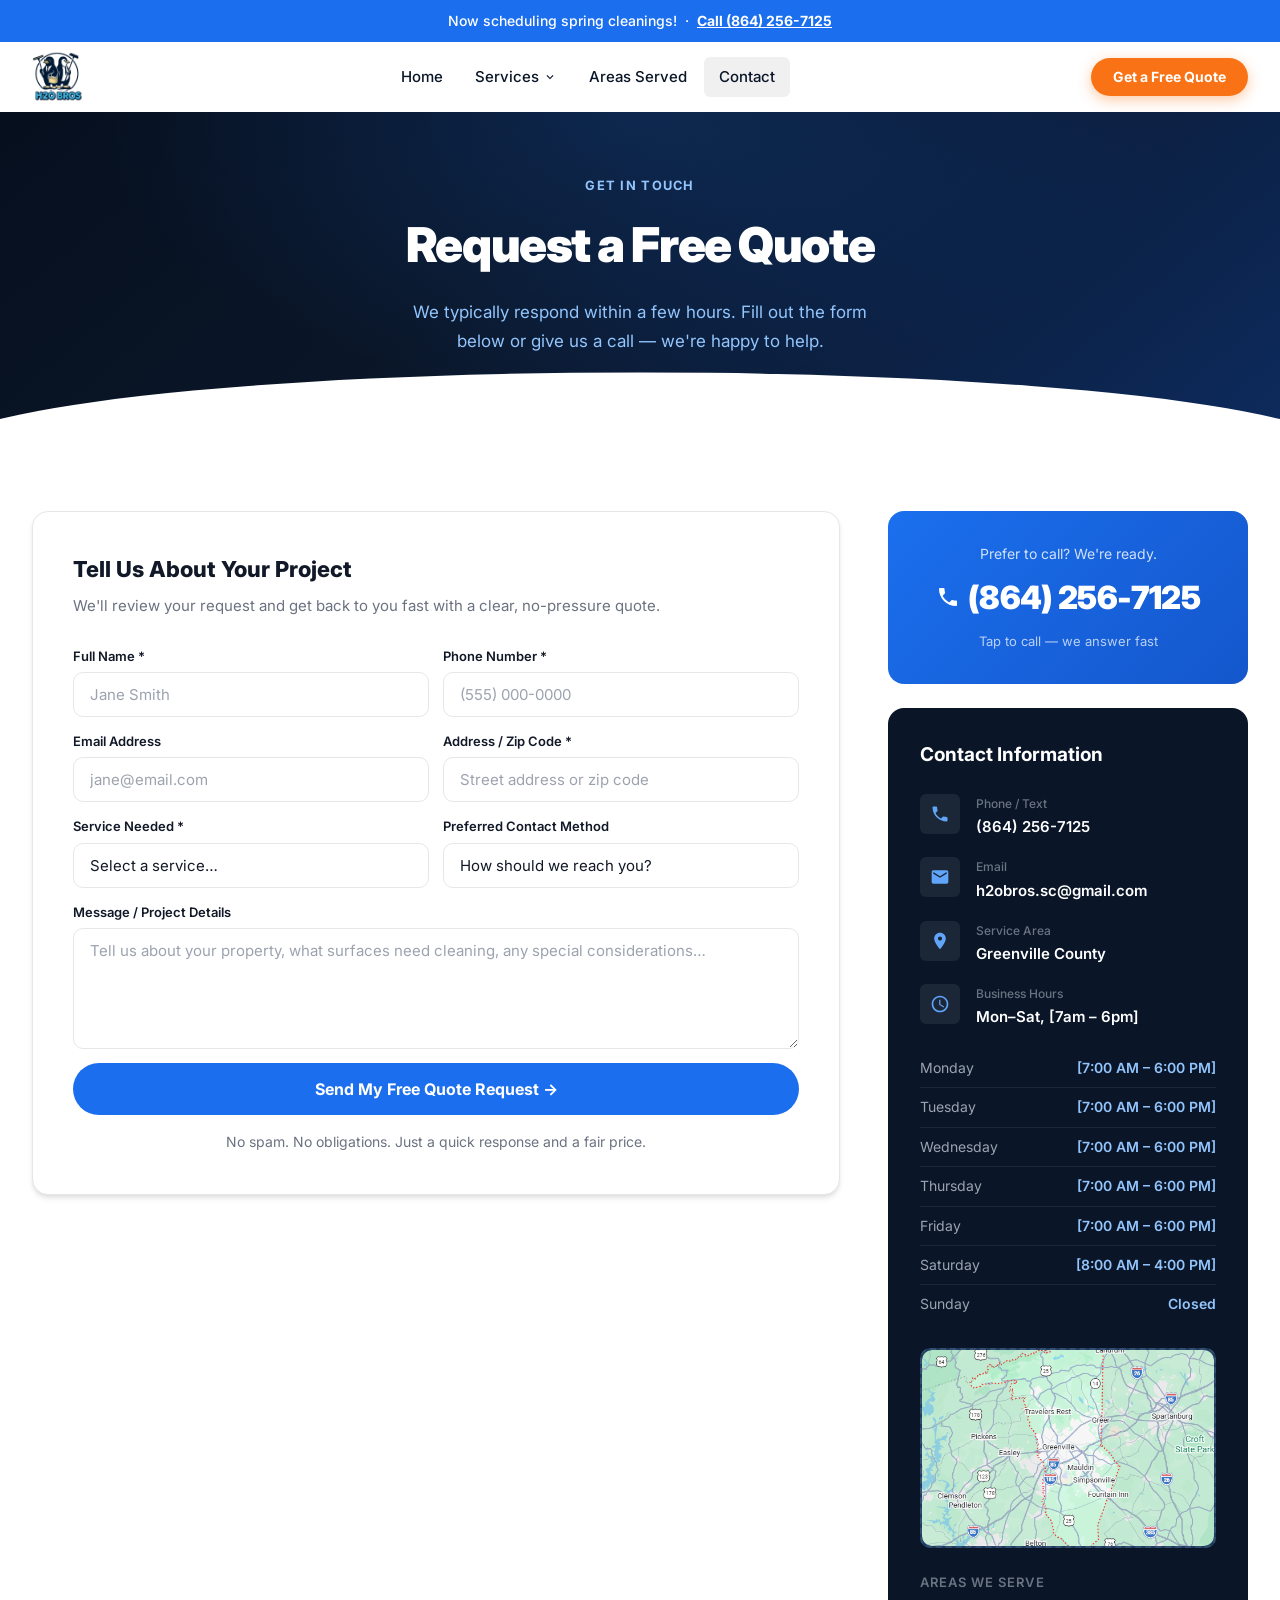
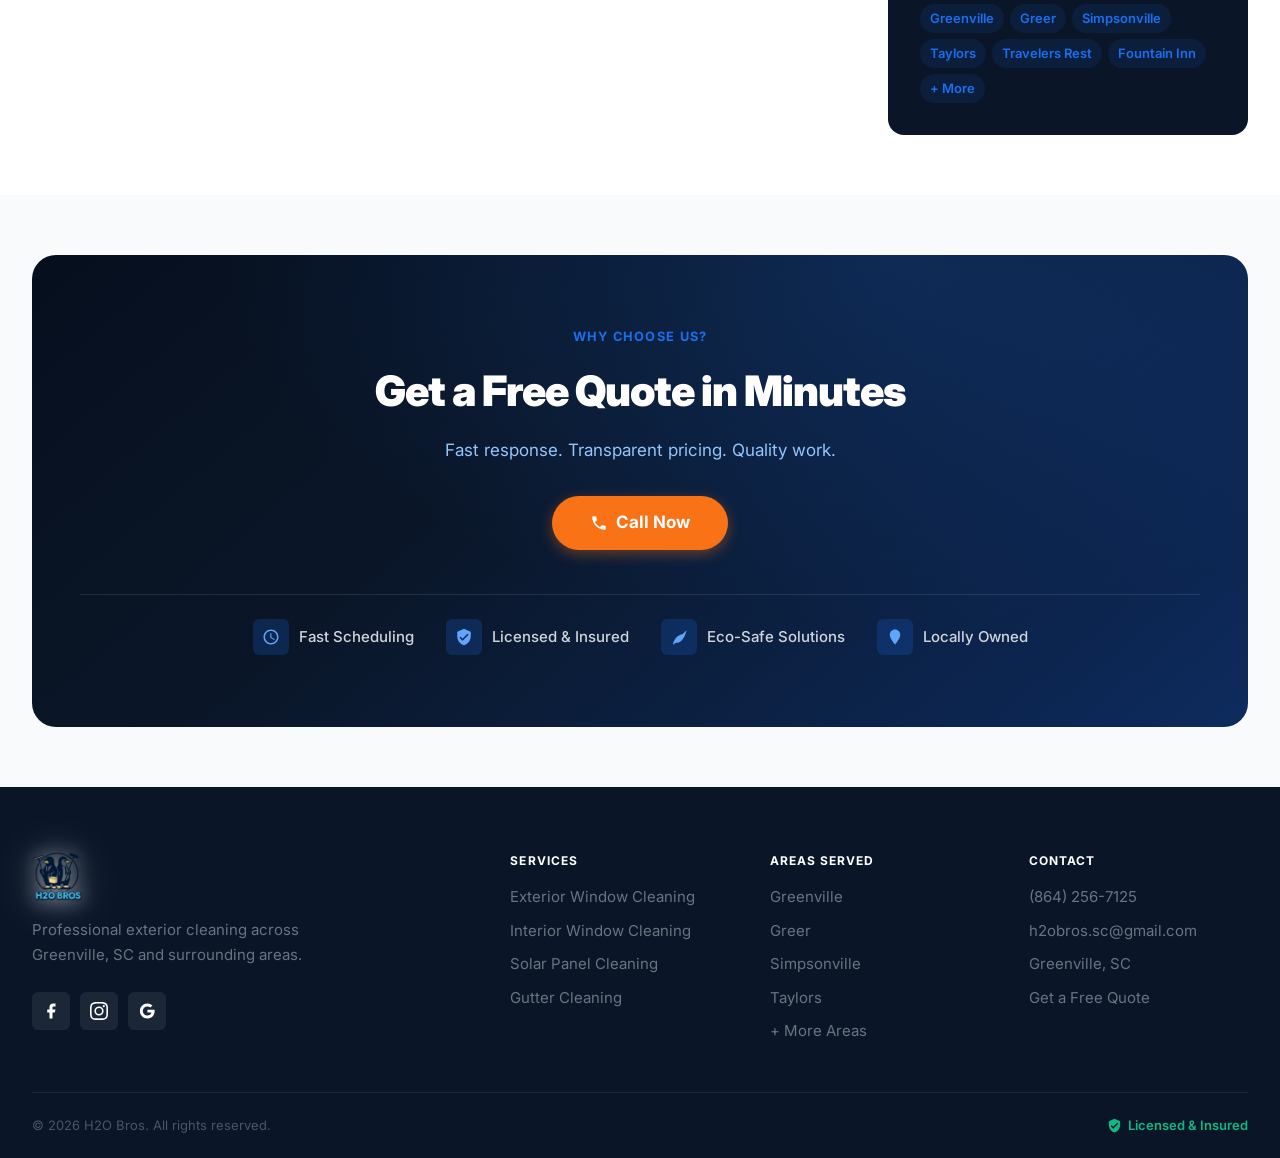
<file: contact.html>
<!DOCTYPE html>
<html lang="en">

<head>
  <meta charset="UTF-8">
  <meta name="viewport" content="width=device-width, initial-scale=1.0">
  <title>Contact &amp; Get a Free Quote | H2O Bros</title>
  <meta name="description"
    content="Request a free exterior cleaning quote in Greenville, SC. Fast response, transparent pricing. Call (864) 256-7125 or fill out our quick form — we'll get back to you ASAP.">
  <link rel="stylesheet" href="css/styles.css">
  <style>
    /* Contact page specific overrides */
    .contact-form-wrap {
      background: white;
      border-radius: var(--radius-lg);
      padding: 2.5rem;
      border: 1px solid var(--color-border);
      box-shadow: var(--shadow-md);
    }

    .contact-form-title {
      font-size: 1.375rem;
      font-weight: 800;
      margin-bottom: .375rem;
    }

    .contact-form-sub {
      font-size: .9375rem;
      color: var(--color-text-muted);
      margin-bottom: 1.75rem;
    }

    .contact-areas-list {
      display: flex;
      flex-wrap: wrap;
      gap: .375rem;
      margin-top: .75rem;
    }

    .contact-area-tag {
      background: rgba(27, 111, 238, .1);
      color: var(--color-accent);
      font-size: .8125rem;
      font-weight: 600;
      padding: .25rem .625rem;
      border-radius: var(--radius-full);
    }
  </style>
</head>

<body class="page-white-nav">

  <div class="alert-bar">Now scheduling spring cleanings! &nbsp;·&nbsp; <a href="tel:+18642567125">Call (864)
    256-7125</a></div>

  <header class="site-header" role="banner">
    <div class="nav-bar">
      <div class="nav-bar-inner">
        <div class="nav-bar-left">
          <a href="index.html" class="site-logo" aria-label="H2O Bros — Home">
            <img src="images/h2obros-logo.png" alt="H2O Bros" class="logo-img">
          </a>
        </div>
        <div class="nav-bar-center">
          <nav class="site-nav" aria-label="Primary navigation">
            <a href="index.html" class="nav-link">Home</a>
            <div class="nav-item">
              <div class="nav-dropdown-trigger">Services <svg viewBox="0 0 24 24">
                  <path d="M7.41 8.59L12 13.17l4.59-4.58L18 10l-6 6-6-6 1.41-1.41z" />
                </svg></div>
              <div class="nav-dropdown">
                <a href="window-cleaning.html" class="dropdown-link"><svg viewBox="0 0 24 24">
                    <path
                      d="M20 3H4c-1.1 0-2 .9-2 2v14c0 1.1.9 2 2 2h16c1.1 0 2-.9 2-2V5c0-1.1-.9-2-2-2zm-9 14H4v-7h7v7zm0-9H4V5h7v3zm9 9h-7v-7h7v7zm0-9h-7V5h7v3z" />
                  </svg>Exterior Window Cleaning</a>
                <a href="interior-window-cleaning.html" class="dropdown-link"><svg viewBox="0 0 24 24">
                    <path
                      d="M20 3H4c-1.1 0-2 .9-2 2v14c0 1.1.9 2 2 2h16c1.1 0 2-.9 2-2V5c0-1.1-.9-2-2-2zm-9 14H4v-7h7v7zm0-9H4V5h7v3z" />
                  </svg>Interior Window Cleaning</a>
                <a href="solar-panel-cleaning.html" class="dropdown-link"><svg viewBox="0 0 24 24">
                    <path d="M3 13h2v-2H3v2zm2.83-6.17l1.41-1.41L5.83 4 4.42 5.41l1.41 1.42zM13 3h-2v2h2V3zm6.17 2.83l-1.41-1.41L16.35 5.83l1.41 1.41 1.41-1.41zM19 11v2h2v-2h-2zm-8 10h2v-2h-2v2zm-6.17-2.83l1.41 1.41 1.41-1.41-1.41-1.41-1.41 1.41zM18.17 19.17l1.41-1.41-1.41-1.41-1.41 1.41 1.41 1.41zM12 7a5 5 0 100 10 5 5 0 000-10zm0 8a3 3 0 110-6 3 3 0 010 6z" />
                  </svg>Solar Panel Cleaning</a>
                <a href="gutter-cleaning.html" class="dropdown-link"><svg viewBox="0 0 24 24">
                    <path d="M12 2C6.48 2 2 6.48 2 12s4.48 10 10 10 10-4.48 10-10S17.52 2 12 2z" />
                  </svg>Gutter Cleaning</a>
              </div>
            </div>
            <a href="index.html#areas" class="nav-link">Areas Served</a>
            <a href="contact.html" class="nav-link active">Contact</a>
          </nav>
        </div>
        <div class="nav-bar-right">
          <a href="contact.html" class="btn btn-primary btn-sm header-cta">Get a Free Quote</a>
          <button class="mobile-toggle" aria-label="Open menu"><span></span><span></span><span></span></button>
        </div>
      </div>
    </div>
  </header>

  <div class="mobile-menu">
    <nav>
      <div class="mobile-nav-item"><a href="index.html" class="mobile-nav-link">Home</a></div>
      <div class="mobile-nav-item">
        <button class="mobile-nav-link mobile-services-btn">Services <svg viewBox="0 0 24 24">
            <path d="M7.41 8.59L12 13.17l4.59-4.58L18 10l-6 6-6-6 1.41-1.41z" />
          </svg></button>
        <div class="mobile-nav-sublinks">
          <a href="window-cleaning.html" class="mobile-nav-sublink"><svg viewBox="0 0 24 24">
              <path d="M8.59 16.59L13.17 12 8.59 7.41 10 6l6 6-6 6z" />
            </svg>Exterior Window Cleaning</a>
          <a href="interior-window-cleaning.html" class="mobile-nav-sublink"><svg viewBox="0 0 24 24">
              <path d="M8.59 16.59L13.17 12 8.59 7.41 10 6l6 6-6 6z" />
            </svg>Interior Window Cleaning</a>
          <a href="solar-panel-cleaning.html" class="mobile-nav-sublink"><svg viewBox="0 0 24 24">
              <path d="M8.59 16.59L13.17 12 8.59 7.41 10 6l6 6-6 6z" />
            </svg>Solar Panel Cleaning</a>
          <a href="gutter-cleaning.html" class="mobile-nav-sublink"><svg viewBox="0 0 24 24">
              <path d="M8.59 16.59L13.17 12 8.59 7.41 10 6l6 6-6 6z" />
            </svg>Gutter Cleaning</a>
        </div>
      </div>
      <div class="mobile-nav-item"><a href="index.html#areas" class="mobile-nav-link">Areas Served</a></div>
      <div class="mobile-nav-item"><a href="contact.html" class="mobile-nav-link">Contact</a></div>
    </nav>
    <div class="mobile-menu-ctas">
      <a href="tel:+18642567125" class="btn btn-outline btn-full">Call (864) 256-7125</a>
      <a href="contact.html" class="btn btn-primary btn-full">Get a Free Quote</a>
    </div>
  </div>

  <main>

    <!-- PAGE HERO -->
    <section class="page-hero" aria-labelledby="contact-hero-title">
      <div class="container">
        <div class="page-hero-content">
          <p class="section-label" style="color:#93C5FD;">Get in Touch</p>
          <h1 id="contact-hero-title" class="page-hero-title">Request a Free Quote</h1>
          <p class="page-hero-sub">We typically respond within a few hours. Fill out the form below or give us a call —
            we're happy to help.</p>
        </div>
      </div>
    </section>

    <!-- MAIN CONTACT SECTION -->
    <section class="section" aria-labelledby="contact-form-title">
      <div class="container">
        <div class="contact-grid">

          <!-- FORM -->
          <div>
            <div class="contact-form-wrap">
              <h2 id="contact-form-title" class="contact-form-title">Tell Us About Your Project</h2>
              <p class="contact-form-sub">We'll review your request and get back to you fast with a clear, no-pressure
                quote.</p>

              <form class="js-quote-form" aria-label="Quote request form" novalidate>
                <div class="form-fields">
                  <div class="form-grid" style="margin-bottom:.875rem;">
                    <div class="form-group">
                      <label class="form-label form-label--dark" for="ct-name">Full Name *</label>
                      <input class="form-input form-input--light" type="text" id="ct-name" name="name"
                        placeholder="Jane Smith" required autocomplete="name">
                    </div>
                    <div class="form-group">
                      <label class="form-label form-label--dark" for="ct-phone">Phone Number *</label>
                      <input class="form-input form-input--light" type="tel" id="ct-phone" name="phone"
                        placeholder="(555) 000-0000" required autocomplete="tel">
                    </div>
                    <div class="form-group">
                      <label class="form-label form-label--dark" for="ct-email">Email Address</label>
                      <input class="form-input form-input--light" type="email" id="ct-email" name="email"
                        placeholder="jane@email.com" autocomplete="email">
                    </div>
                    <div class="form-group">
                      <label class="form-label form-label--dark" for="ct-address">Address / Zip Code *</label>
                      <input class="form-input form-input--light" type="text" id="ct-address" name="address"
                        placeholder="Street address or zip code" required autocomplete="postal-code">
                    </div>
                    <div class="form-group">
                      <label class="form-label form-label--dark" for="ct-service">Service Needed *</label>
                      <select class="form-input form-input--light" id="ct-service" name="service" required>
                        <option value="" disabled selected>Select a service…</option>
                        <option>Exterior Window Cleaning</option>
                        <option>Interior Window Cleaning</option>
                        <option>Solar Panel Cleaning</option>
                        <option>Gutter Cleaning</option>
                        <option>Multiple Services</option>
                        <option>Not Sure — Need Advice</option>
                      </select>
                    </div>
                    <div class="form-group">
                      <label class="form-label form-label--dark" for="ct-contact">Preferred Contact Method</label>
                      <select class="form-input form-input--light" id="ct-contact" name="preferred_contact">
                        <option value="" disabled selected>How should we reach you?</option>
                        <option>Phone Call</option>
                        <option>Text Message</option>
                        <option>Email</option>
                      </select>
                    </div>
                    <div class="form-group span-2">
                      <label class="form-label form-label--dark" for="ct-message">Message / Project Details</label>
                      <textarea class="form-input form-input--light" id="ct-message" name="message" rows="5"
                        placeholder="Tell us about your property, what surfaces need cleaning, any special considerations…"></textarea>
                    </div>
                  </div>
                  <button type="submit" class="form-submit" style="background: var(--color-accent);">Send My Free Quote
                    Request &rarr;</button>
                  <p class="text-sm text-muted mt-2" style="text-align:center;">No spam. No obligations. Just a quick
                    response and a fair price.</p>
                </div>
                <div class="form-success"
                  style="border-color:rgba(27,111,238,.3); background:var(--color-accent-light); color:var(--color-accent);"
                  role="alert">
                  <div class="form-success-icon" style="color:var(--color-accent);">✓</div>
                  <h3 style="color:var(--color-text);">Thanks! We'll reach out ASAP.</h3>
                  <p style="color:var(--color-text-muted);">We typically respond within a few hours during business
                    hours. If it's urgent, call us directly at <a href="tel:+18642567125"
                      style="color:var(--color-accent);font-weight:600;">(864) 256-7125</a>.</p>
                </div>
              </form>

            </div>
          </div>

          <!-- INFO SIDEBAR -->
          <aside>

            <!-- Click to Call -->
            <div class="click-to-call">
              <p class="click-to-call-label">Prefer to call? We're ready.</p>
              <a href="tel:+18642567125" class="click-to-call-number">
                <svg viewBox="0 0 24 24">
                  <path
                    d="M6.62 10.79c1.44 2.83 3.76 5.14 6.59 6.59l2.2-2.2c.27-.27.67-.36 1.02-.24 1.12.37 2.33.57 3.57.57.55 0 1 .45 1 1V20c0 .55-.45 1-1 1-9.39 0-17-7.61-17-17 0-.55.45-1 1-1h3.5c.55 0 1 .45 1 1 0 1.25.2 2.45.57 3.57.11.35.03.74-.25 1.02l-2.2 2.2z" />
                </svg>
                (864) 256-7125
              </a>
              <p class="click-to-call-sub">Tap to call — we answer fast</p>
            </div>

            <!-- Contact Info -->
            <div class="contact-info-card">
              <h2 class="contact-info-title">Contact Information</h2>
              <div class="contact-info-items">
                <div class="contact-info-item">
                  <div class="contact-info-icon">
                    <svg viewBox="0 0 24 24">
                      <path
                        d="M6.62 10.79c1.44 2.83 3.76 5.14 6.59 6.59l2.2-2.2c.27-.27.67-.36 1.02-.24 1.12.37 2.33.57 3.57.57.55 0 1 .45 1 1V20c0 .55-.45 1-1 1-9.39 0-17-7.61-17-17 0-.55.45-1 1-1h3.5c.55 0 1 .45 1 1 0 1.25.2 2.45.57 3.57.11.35.03.74-.25 1.02l-2.2 2.2z" />
                    </svg>
                  </div>
                  <div>
                    <span class="contact-info-label">Phone / Text</span>
                    <span class="contact-info-value"><a href="tel:+18642567125">(864) 256-7125</a></span>
                  </div>
                </div>
                <div class="contact-info-item">
                  <div class="contact-info-icon">
                    <svg viewBox="0 0 24 24">
                      <path
                        d="M20 4H4c-1.1 0-2 .9-2 2v12c0 1.1.9 2 2 2h16c1.1 0 2-.9 2-2V6c0-1.1-.9-2-2-2zm0 4l-8 5-8-5V6l8 5 8-5v2z" />
                    </svg>
                  </div>
                  <div>
                    <span class="contact-info-label">Email</span>
                    <span class="contact-info-value"><a
                        href="mailto:h2obros.sc@gmail.com">h2obros.sc@gmail.com</a></span>
                  </div>
                </div>
                <div class="contact-info-item">
                  <div class="contact-info-icon">
                    <svg viewBox="0 0 24 24">
                      <path
                        d="M12 2C8.13 2 5 5.13 5 9c0 5.25 7 13 7 13s7-7.75 7-13c0-3.87-3.13-7-7-7zm0 9.5c-1.38 0-2.5-1.12-2.5-2.5s1.12-2.5 2.5-2.5 2.5 1.12 2.5 2.5-1.12 2.5-2.5 2.5z" />
                    </svg>
                  </div>
                  <div>
                    <span class="contact-info-label">Service Area</span>
                    <span class="contact-info-value">Greenville County</span>
                  </div>
                </div>
                <div class="contact-info-item">
                  <div class="contact-info-icon">
                    <svg viewBox="0 0 24 24">
                      <path
                        d="M11.99 2C6.47 2 2 6.48 2 12s4.47 10 9.99 10C17.52 22 22 17.52 22 12S17.52 2 11.99 2zM12 20c-4.42 0-8-3.58-8-8s3.58-8 8-8 8 3.58 8 8-3.58 8-8 8zm.5-13H11v6l5.25 3.15.75-1.23-4.5-2.67V7z" />
                    </svg>
                  </div>
                  <div>
                    <span class="contact-info-label">Business Hours</span>
                    <span class="contact-info-value">Mon–Sat, [7am – 6pm]</span>
                  </div>
                </div>
              </div>

              <!-- Hours Table -->
              <table class="hours-table" aria-label="Business hours">
                <tbody>
                  <tr>
                    <td>Monday</td>
                    <td>[7:00 AM – 6:00 PM]</td>
                  </tr>
                  <tr>
                    <td>Tuesday</td>
                    <td>[7:00 AM – 6:00 PM]</td>
                  </tr>
                  <tr>
                    <td>Wednesday</td>
                    <td>[7:00 AM – 6:00 PM]</td>
                  </tr>
                  <tr>
                    <td>Thursday</td>
                    <td>[7:00 AM – 6:00 PM]</td>
                  </tr>
                  <tr>
                    <td>Friday</td>
                    <td>[7:00 AM – 6:00 PM]</td>
                  </tr>
                  <tr>
                    <td>Saturday</td>
                    <td>[8:00 AM – 4:00 PM]</td>
                  </tr>
                  <tr>
                    <td>Sunday</td>
                    <td>Closed</td>
                  </tr>
                </tbody>
              </table>

              <!-- Map image -->
              <div class="map-placeholder" aria-label="Service area map">
                <img src="images/greenvillemaps.png" alt="Map of Greenville, SC and surrounding areas we serve" loading="lazy">
              </div>

              <!-- Areas Summary -->
              <div style="margin-top:1.5rem;">
                <p
                  style="font-size:.8125rem; color:#6B7280; font-weight:600; text-transform:uppercase; letter-spacing:.08em; margin-bottom:.75rem;">
                  Areas We Serve</p>
                <div class="contact-areas-list">
                  <span class="contact-area-tag">Greenville</span>
                  <span class="contact-area-tag">Greer</span>
                  <span class="contact-area-tag">Simpsonville</span>
                  <span class="contact-area-tag">Taylors</span>
                  <span class="contact-area-tag">Travelers Rest</span>
                  <span class="contact-area-tag">Fountain Inn</span>
                  <span class="contact-area-tag">+ More</span>
                </div>
              </div>

            </div>

          </aside>

        </div>
      </div>
    </section>

    <!-- Trust / Final CTA -->
    <section class="section section--light" aria-labelledby="trust-cta-title">
      <div class="container">
        <div class="cta-block">
          <p class="section-label">Why Choose Us?</p>
          <h2 id="trust-cta-title" class="cta-block-title">Get a Free Quote in Minutes</h2>
          <p class="cta-block-subtitle">Fast response. Transparent pricing. Quality work.</p>
          <div class="cta-block-buttons">
            <a href="tel:+18642567125" class="btn btn-primary btn-lg">
              <svg viewBox="0 0 24 24">
                <path
                  d="M6.62 10.79c1.44 2.83 3.76 5.14 6.59 6.59l2.2-2.2c.27-.27.67-.36 1.02-.24 1.12.37 2.33.57 3.57.57.55 0 1 .45 1 1V20c0 .55-.45 1-1 1-9.39 0-17-7.61-17-17 0-.55.45-1 1-1h3.5c.55 0 1 .45 1 1 0 1.25.2 2.45.57 3.57.11.35.03.74-.25 1.02l-2.2 2.2z" />
              </svg>
              Call Now
            </a>
          </div>
          <div
            style="display:flex; flex-wrap:wrap; gap:2rem; justify-content:center; padding-top:1.5rem; border-top:1px solid rgba(255,255,255,.1); position:relative; z-index:1;">
            <div class="trust-item">
              <div class="trust-icon"><svg viewBox="0 0 24 24">
                  <path
                    d="M11.99 2C6.47 2 2 6.48 2 12s4.47 10 9.99 10C17.52 22 22 17.52 22 12S17.52 2 11.99 2zM12 20c-4.42 0-8-3.58-8-8s3.58-8 8-8 8 3.58 8 8-3.58 8-8 8zm.5-13H11v6l5.25 3.15.75-1.23-4.5-2.67V7z" />
                </svg></div>Fast Scheduling
            </div>
            <div class="trust-item">
              <div class="trust-icon"><svg viewBox="0 0 24 24">
                  <path
                    d="M12 1L3 5v6c0 5.55 3.84 10.74 9 12 5.16-1.26 9-6.45 9-12V5l-9-4zm-2 16l-4-4 1.41-1.41L10 14.17l6.59-6.59L18 9l-8 8z" />
                </svg></div>Licensed &amp; Insured
            </div>
            <div class="trust-item">
              <div class="trust-icon"><svg viewBox="0 0 24 24">
                  <path d="M17 8C8 10 5.9 16.17 3.82 21.34L5.71 22l1-2.3A4.49 4.49 0 008 20C19 20 22 3 22 3z" />
                </svg></div>Eco-Safe Solutions
            </div>
            <div class="trust-item">
              <div class="trust-icon"><svg viewBox="0 0 24 24">
                  <path d="M12 2C8.13 2 5 5.13 5 9c0 5.25 7 13 7 13s7-7.75 7-13c0-3.87-3.13-7-7-7z" />
                </svg></div>Locally Owned
            </div>
          </div>
        </div>
      </div>
    </section>

  </main>

  <footer class="site-footer" role="contentinfo">
    <div class="container">
      <div class="footer-grid">
        <div>
          <a href="index.html" class="site-logo footer-logo" aria-label="H2O Bros Home">
            <img src="images/h2obros-logo.png" alt="H2O Bros" class="logo-img">
          </a>
          <p class="footer-tagline">Professional exterior cleaning across Greenville, SC and surrounding areas.</p>
          <div class="social-links">
            <a href="https://www.facebook.com/people/H2O-Bros/61582784907559/" class="social-link" aria-label="Facebook" target="_blank"
              rel="noopener"><svg viewBox="0 0 24 24">
                <path d="M18 2h-3a5 5 0 00-5 5v3H7v4h3v8h4v-8h3l1-4h-4V7a1 1 0 011-1h3z" />
              </svg></a>
            <a href="https://www.instagram.com/h2obros.llc" class="social-link" aria-label="Instagram" target="_blank"
              rel="noopener"><svg viewBox="0 0 24 24">
                <path
                  d="M12 2.163c3.204 0 3.584.012 4.85.07 3.252.148 4.771 1.691 4.919 4.919.058 1.265.069 1.645.069 4.849 0 3.205-.012 3.584-.069 4.849-.149 3.225-1.664 4.771-4.919 4.919-1.266.058-1.644.07-4.85.07-3.204 0-3.584-.012-4.849-.07-3.26-.149-4.771-1.699-4.919-4.92-.058-1.265-.07-1.644-.07-4.849 0-3.204.013-3.583.07-4.849.149-3.227 1.664-4.771 4.919-4.919 1.266-.057 1.645-.069 4.849-.069zm0-2.163c-3.259 0-3.667.014-4.947.072-4.358.2-6.78 2.618-6.98 6.98-.059 1.281-.073 1.689-.073 4.948 0 3.259.014 3.668.072 4.948.2 4.358 2.618 6.78 6.98 6.98 1.281.058 1.689.072 4.948.072 3.259 0 3.668-.014 4.948-.072 4.354-.2 6.782-2.618 6.979-6.98.059-1.28.073-1.689.073-4.948 0-3.259-.014-3.667-.072-4.947-.196-4.354-2.617-6.78-6.979-6.98C15.668.014 15.259 0 12 0zm0 5.838a6.162 6.162 0 100 12.324 6.162 6.162 0 000-12.324zM12 16a4 4 0 110-8 4 4 0 010 8zm6.406-11.845a1.44 1.44 0 100 2.881 1.44 1.44 0 000-2.881z" />
              </svg></a>
            <a href="https://maps.app.goo.gl/Fa7vXh4BexmsEMAu7" class="social-link" aria-label="Google" target="_blank"
              rel="noopener"><svg viewBox="0 0 24 24">
                <path
                  d="M12.545 10.239v3.821h5.445c-.712 2.315-2.647 3.972-5.445 3.972a6.033 6.033 0 110-12.064c1.498 0 2.866.549 3.921 1.453l2.814-2.814A9.969 9.969 0 0012.545 2C7.021 2 2.543 6.477 2.543 12s4.478 10 10.002 10c8.396 0 10.249-7.85 9.426-11.748l-9.426-.013z" />
              </svg></a>
          </div>
        </div>
        <div>
          <h3 class="footer-col-title">Services</h3>
          <ul class="footer-links">
            <li><a href="window-cleaning.html" class="footer-link">Exterior Window Cleaning</a></li>
            <li><a href="interior-window-cleaning.html" class="footer-link">Interior Window Cleaning</a></li>
            <li><a href="solar-panel-cleaning.html" class="footer-link">Solar Panel Cleaning</a></li>
            <li><a href="gutter-cleaning.html" class="footer-link">Gutter Cleaning</a></li>
          </ul>
        </div>
        <div>
          <h3 class="footer-col-title">Areas Served</h3>
          <ul class="footer-links">
            <li><a href="index.html#areas" class="footer-link">Greenville</a></li>
            <li><a href="index.html#areas" class="footer-link">Greer</a></li>
            <li><a href="index.html#areas" class="footer-link">Simpsonville</a></li>
            <li><a href="index.html#areas" class="footer-link">Taylors</a></li>
            <li><a href="index.html#areas" class="footer-link">+ More Areas</a></li>
          </ul>
        </div>
        <div>
          <h3 class="footer-col-title">Contact</h3>
          <ul class="footer-links">
            <li><a href="tel:+18642567125" class="footer-link">(864) 256-7125</a></li>
            <li><a href="mailto:h2obros.sc@gmail.com" class="footer-link">h2obros.sc@gmail.com</a></li>
            <li><span class="footer-link">Greenville, SC</span></li>
            <li><a href="contact.html" class="footer-link">Get a Free Quote</a></li>
          </ul>
        </div>
      </div>
      <div class="footer-bottom">
        <p class="footer-copy">&copy; 2026 H2O Bros. All rights reserved.</p>
        <p class="footer-trust"><svg viewBox="0 0 24 24">
            <path
              d="M12 1L3 5v6c0 5.55 3.84 10.74 9 12 5.16-1.26 9-6.45 9-12V5l-9-4zm-2 16l-4-4 1.41-1.41L10 14.17l6.59-6.59L18 9l-8 8z" />
          </svg>Licensed &amp; Insured</p>
      </div>
    </div>
  </footer>

  <button class="scroll-top" aria-label="Scroll to top"><svg viewBox="0 0 24 24">
      <path d="M7.41 15.41L12 10.83l4.59 4.58L18 14l-6-6-6 6z" />
    </svg></button>
  <script src="js/main.js" defer></script>
  <script>
    const scriptURL = 'https://script.google.com/macros/s/AKfycbzGpouFaXO4GpM36T1VDwsmZx9yxfwAOHtv5V86LDoy8wppRdu31BEPQmUSTlNvpJHeuQ/exec';
  
    const form = document.querySelector('.js-quote-form');
    const formFields = document.querySelector('.form-fields');
    const successMessage = document.querySelector('.form-success');
    const submitButton = document.querySelector('.form-submit');
  
    if (form && formFields && successMessage && submitButton) {
      const originalSubmitHTML = submitButton.innerHTML;
      successMessage.style.display = 'none';
  
      form.addEventListener('submit', (e) => {
        e.preventDefault();
  
        if (!form.checkValidity()) {
          form.reportValidity();
          return;
        }
  
        submitButton.disabled = true;
        submitButton.innerHTML = 'Sending...';
  
        // Revert to plain FormData. Google Apps Script natively handles this 
        // perfectly without needing manual headers or no-cors hacks.
        const requestBody = new FormData(form);
  
        fetch(scriptURL, { method: 'POST', body: requestBody })
          .then(response => {
            formFields.style.display = 'none';
            successMessage.style.display = 'block';
          })
          .catch(error => {
            console.error('Error!', error.message);
            submitButton.disabled = false;
            submitButton.innerHTML = originalSubmitHTML;
            alert('There was an error submitting your request. Please try again.');
          });
      });
    }
  </script>
</body>

</html>
</file>
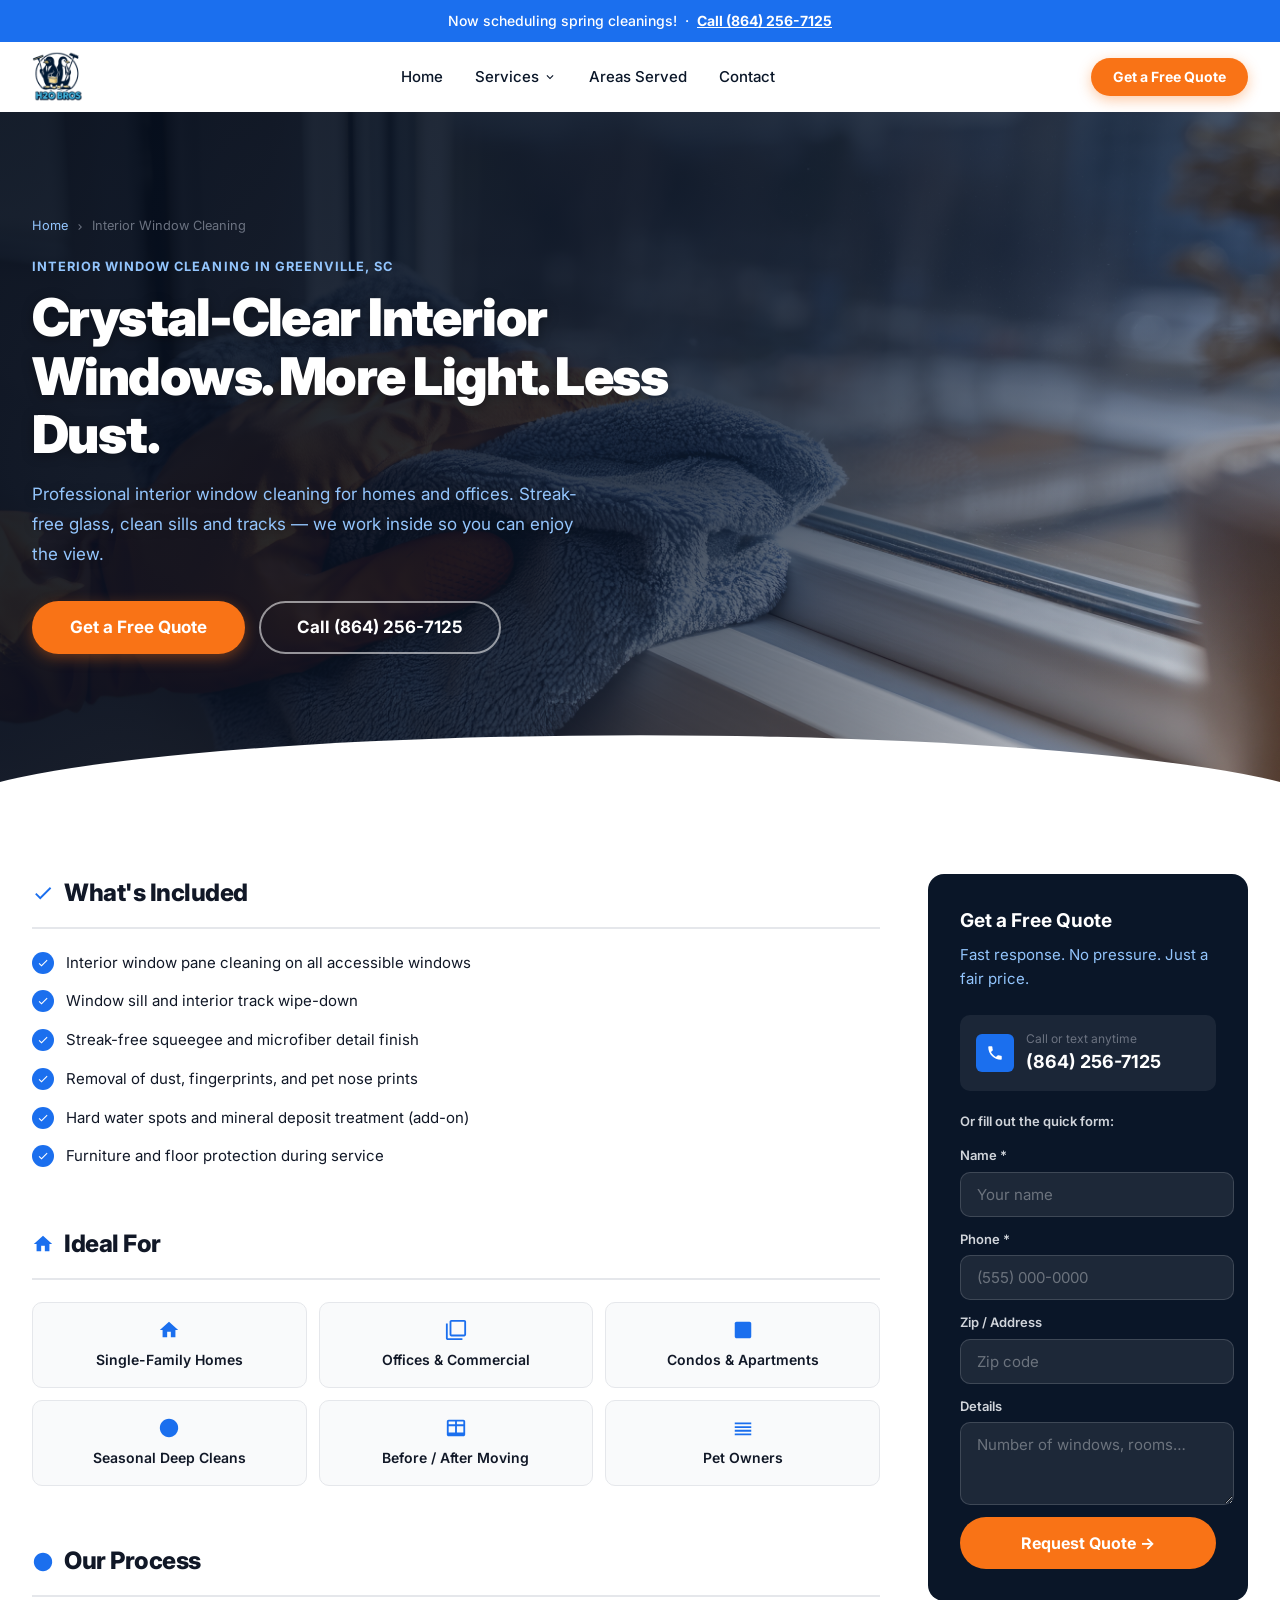
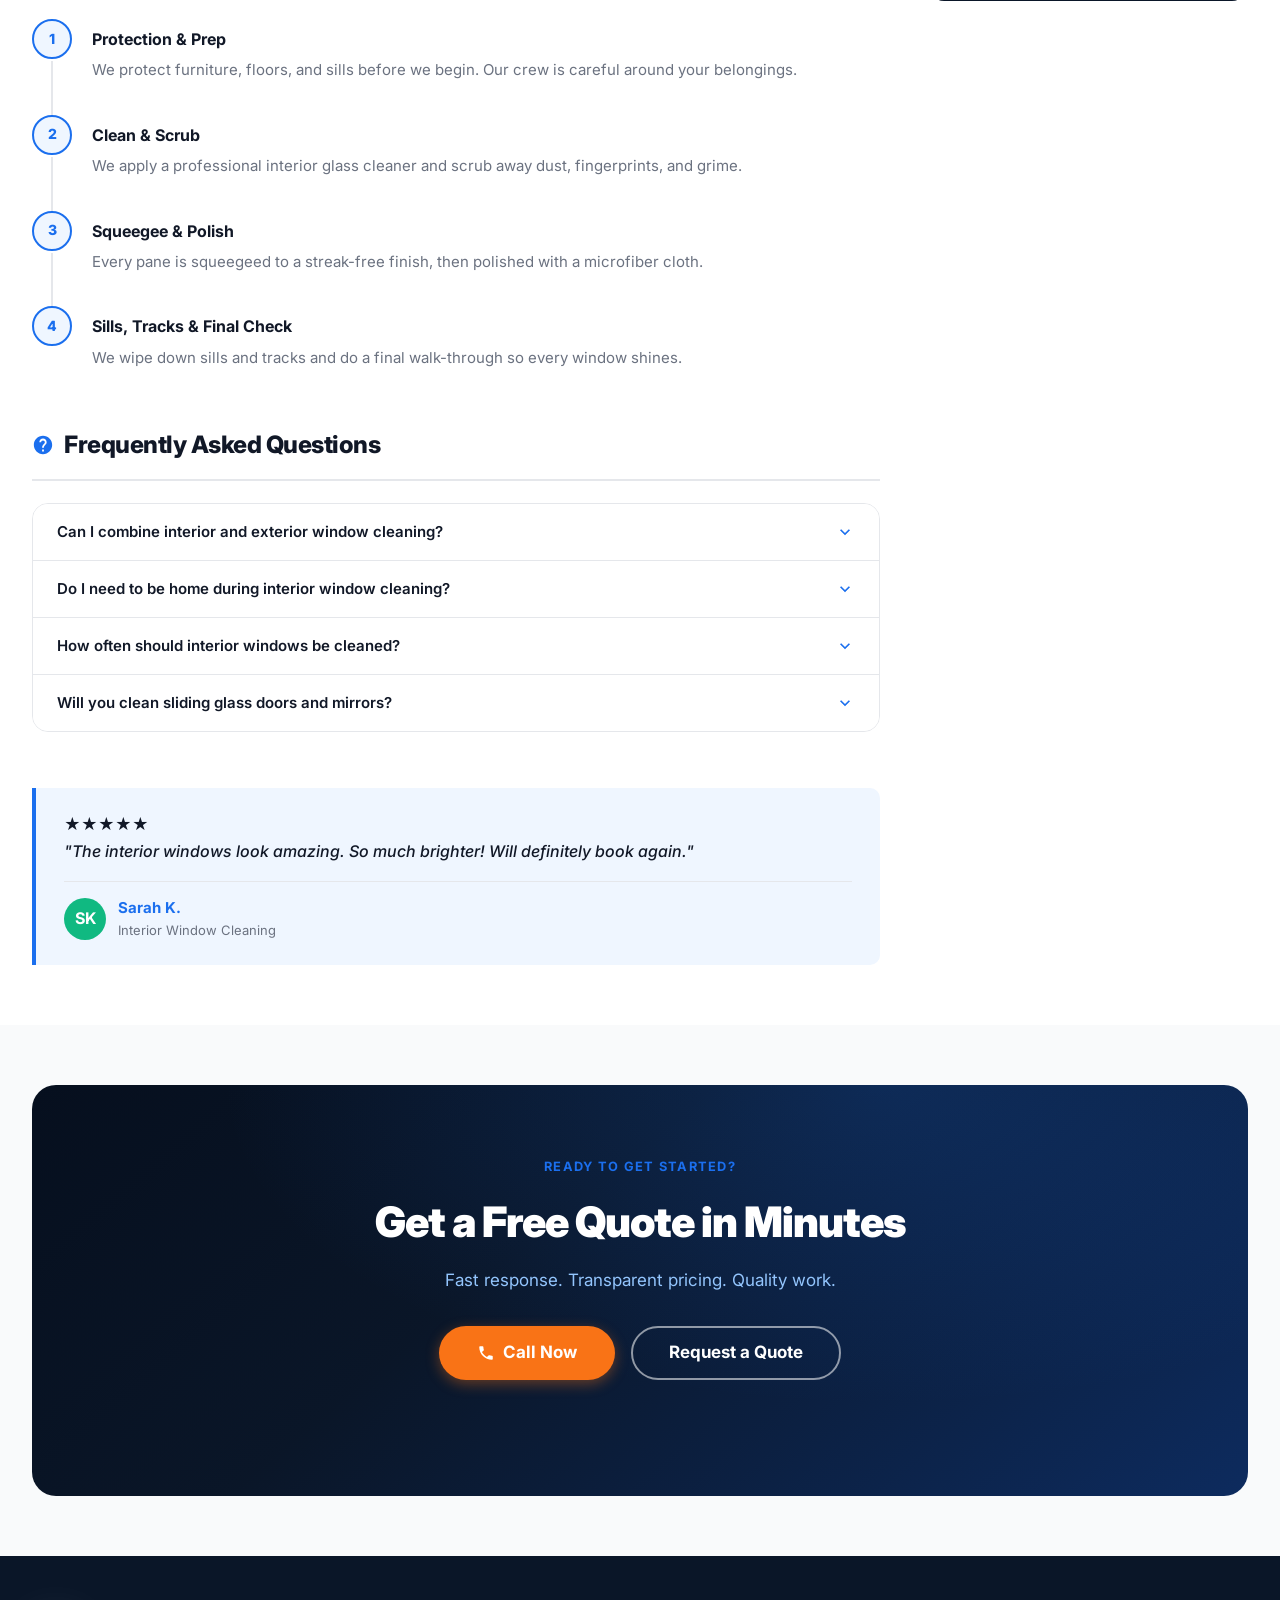
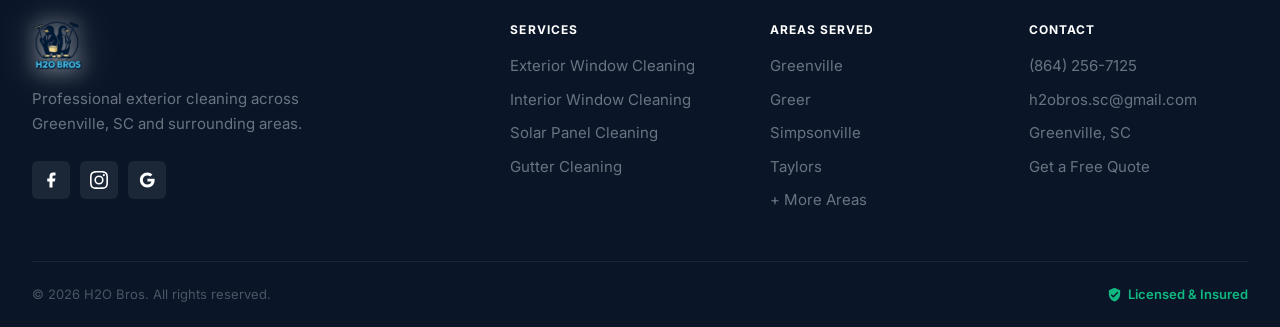
<file: interior-window-cleaning.html>
<!DOCTYPE html>
<html lang="en">
<head>
  <meta charset="UTF-8">
  <meta name="viewport" content="width=device-width, initial-scale=1.0">
  <title>Interior Window Cleaning in Greenville, SC | H2O Bros</title>
  <meta name="description" content="Professional streak-free interior window cleaning in Greenville, SC. Interior panes, sills, and tracks. Residential and commercial. Get a free quote!">
  <link rel="stylesheet" href="css/styles.css">
</head>
<body class="page-white-nav">

  <div class="alert-bar">Now scheduling spring cleanings! &nbsp;·&nbsp; <a href="tel:+18642567125">Call (864) 256-7125</a></div>

  <header class="site-header" role="banner">
    <div class="nav-bar">
      <div class="nav-bar-inner">
        <div class="nav-bar-left">
          <a href="index.html" class="site-logo" aria-label="H2O Bros — Home">
            <img src="images/h2obros-logo.png" alt="H2O Bros" class="logo-img">
          </a>
        </div>
        <div class="nav-bar-center">
          <nav class="site-nav" aria-label="Primary navigation">
            <a href="index.html" class="nav-link">Home</a>
            <div class="nav-item">
              <div class="nav-dropdown-trigger">Services <svg viewBox="0 0 24 24"><path d="M7.41 8.59L12 13.17l4.59-4.58L18 10l-6 6-6-6 1.41-1.41z"/></svg></div>
              <div class="nav-dropdown">
                <a href="window-cleaning.html" class="dropdown-link"><svg viewBox="0 0 24 24"><path d="M20 3H4c-1.1 0-2 .9-2 2v14c0 1.1.9 2 2 2h16c1.1 0 2-.9 2-2V5c0-1.1-.9-2-2-2zm-9 14H4v-7h7v7zm0-9H4V5h7v3zm9 9h-7v-7h7v7zm0-9h-7V5h7v3z"/></svg>Exterior Window Cleaning</a>
                <a href="interior-window-cleaning.html" class="dropdown-link active"><svg viewBox="0 0 24 24"><path d="M20 3H4c-1.1 0-2 .9-2 2v14c0 1.1.9 2 2 2h16c1.1 0 2-.9 2-2V5c0-1.1-.9-2-2-2zm-9 14H4v-7h7v7zm0-9H4V5h7v3zm9 9h-7v-7h7v7zm0-9h-7V5h7v3z"/></svg>Interior Window Cleaning</a>
                <a href="solar-panel-cleaning.html" class="dropdown-link"><svg viewBox="0 0 24 24"><path d="M3 13h2v-2H3v2zm2.83-6.17l1.41-1.41L5.83 4 4.42 5.41l1.41 1.42zM13 3h-2v2h2V3zm6.17 2.83l-1.41-1.41L16.35 5.83l1.41 1.41 1.41-1.41zM19 11v2h2v-2h-2zm-8 10h2v-2h-2v2zm-6.17-2.83l1.41 1.41 1.41-1.41-1.41-1.41-1.41 1.41zM18.17 19.17l1.41-1.41-1.41-1.41-1.41 1.41 1.41 1.41zM12 7a5 5 0 100 10 5 5 0 000-10zm0 8a3 3 0 110-6 3 3 0 010 6z"/></svg>Solar Panel Cleaning</a>
                <a href="gutter-cleaning.html" class="dropdown-link"><svg viewBox="0 0 24 24"><path d="M12 2C6.48 2 2 6.48 2 12s4.48 10 10 10 10-4.48 10-10S17.52 2 12 2z"/></svg>Gutter Cleaning</a>
              </div>
            </div>
            <a href="index.html#areas" class="nav-link">Areas Served</a>
            <a href="contact.html" class="nav-link">Contact</a>
          </nav>
        </div>
        <div class="nav-bar-right">
          <a href="contact.html" class="btn btn-primary btn-sm header-cta">Get a Free Quote</a>
          <button class="mobile-toggle" aria-label="Open menu"><span></span><span></span><span></span></button>
        </div>
      </div>
    </div>
  </header>

  <div class="mobile-menu">
    <nav>
      <div class="mobile-nav-item"><a href="index.html" class="mobile-nav-link">Home</a></div>
      <div class="mobile-nav-item">
        <button class="mobile-nav-link mobile-services-btn">Services <svg viewBox="0 0 24 24"><path d="M7.41 8.59L12 13.17l4.59-4.58L18 10l-6 6-6-6 1.41-1.41z"/></svg></button>
        <div class="mobile-nav-sublinks">
          <a href="window-cleaning.html" class="mobile-nav-sublink"><svg viewBox="0 0 24 24"><path d="M8.59 16.59L13.17 12 8.59 7.41 10 6l6 6-6 6z"/></svg>Exterior Window Cleaning</a>
          <a href="interior-window-cleaning.html" class="mobile-nav-sublink"><svg viewBox="0 0 24 24"><path d="M8.59 16.59L13.17 12 8.59 7.41 10 6l6 6-6 6z"/></svg>Interior Window Cleaning</a>
          <a href="solar-panel-cleaning.html" class="mobile-nav-sublink"><svg viewBox="0 0 24 24"><path d="M8.59 16.59L13.17 12 8.59 7.41 10 6l6 6-6 6z"/></svg>Solar Panel Cleaning</a>
          <a href="gutter-cleaning.html" class="mobile-nav-sublink"><svg viewBox="0 0 24 24"><path d="M8.59 16.59L13.17 12 8.59 7.41 10 6l6 6-6 6z"/></svg>Gutter Cleaning</a>
        </div>
      </div>
      <div class="mobile-nav-item"><a href="index.html#areas" class="mobile-nav-link">Areas Served</a></div>
      <div class="mobile-nav-item"><a href="contact.html" class="mobile-nav-link">Contact</a></div>
    </nav>
    <div class="mobile-menu-ctas">
      <a href="tel:+18642567125" class="btn btn-outline btn-full">Call (864) 256-7125</a>
      <a href="contact.html" class="btn btn-primary btn-full">Get a Free Quote</a>
    </div>
  </div>

  <main>

    <section class="service-hero service-hero--interior-window" aria-labelledby="iwc-title">
      <div class="container">
        <div class="service-hero-content">
          <nav class="breadcrumb" aria-label="Breadcrumb">
            <a href="index.html">Home</a>
            <svg viewBox="0 0 24 24"><path d="M8.59 16.59L13.17 12 8.59 7.41 10 6l6 6-6 6z"/></svg>
            <span>Interior Window Cleaning</span>
          </nav>
          <p class="service-hero-label">Interior Window Cleaning in Greenville, SC</p>
          <h1 id="iwc-title" class="service-hero-title">Crystal-Clear Interior Windows. More Light. Less Dust.</h1>
          <p class="service-hero-subtitle">Professional interior window cleaning for homes and offices. Streak-free glass, clean sills and tracks — we work inside so you can enjoy the view.</p>
          <div class="btn-group">
            <a href="contact.html" class="btn btn-primary btn-lg">Get a Free Quote</a>
            <a href="tel:+18642567125" class="btn btn-outline btn-lg">Call (864) 256-7125</a>
          </div>
        </div>
      </div>
    </section>

    <section class="section">
      <div class="container">
        <div class="service-content-wrap">
          <div class="service-main">

            <div class="content-section">
              <h2 class="content-section-title"><svg viewBox="0 0 24 24"><path d="M9 16.17L4.83 12l-1.42 1.41L9 19 21 7l-1.41-1.41z"/></svg>What's Included</h2>
              <ul class="checklist">
                <li class="checklist-item"><div class="check-icon"><svg viewBox="0 0 24 24"><path d="M9 16.17L4.83 12l-1.42 1.41L9 19 21 7l-1.41-1.41z"/></svg></div>Interior window pane cleaning on all accessible windows</li>
                <li class="checklist-item"><div class="check-icon"><svg viewBox="0 0 24 24"><path d="M9 16.17L4.83 12l-1.42 1.41L9 19 21 7l-1.41-1.41z"/></svg></div>Window sill and interior track wipe-down</li>
                <li class="checklist-item"><div class="check-icon"><svg viewBox="0 0 24 24"><path d="M9 16.17L4.83 12l-1.42 1.41L9 19 21 7l-1.41-1.41z"/></svg></div>Streak-free squeegee and microfiber detail finish</li>
                <li class="checklist-item"><div class="check-icon"><svg viewBox="0 0 24 24"><path d="M9 16.17L4.83 12l-1.42 1.41L9 19 21 7l-1.41-1.41z"/></svg></div>Removal of dust, fingerprints, and pet nose prints</li>
                <li class="checklist-item"><div class="check-icon"><svg viewBox="0 0 24 24"><path d="M9 16.17L4.83 12l-1.42 1.41L9 19 21 7l-1.41-1.41z"/></svg></div>Hard water spots and mineral deposit treatment (add-on)</li>
                <li class="checklist-item"><div class="check-icon"><svg viewBox="0 0 24 24"><path d="M9 16.17L4.83 12l-1.42 1.41L9 19 21 7l-1.41-1.41z"/></svg></div>Furniture and floor protection during service</li>
              </ul>
            </div>

            <div class="content-section">
              <h2 class="content-section-title"><svg viewBox="0 0 24 24"><path d="M10 20v-6h4v6h5v-8h3L12 3 2 12h3v8z"/></svg>Ideal For</h2>
              <div class="ideal-grid">
                <div class="ideal-item"><svg viewBox="0 0 24 24"><path d="M10 20v-6h4v6h5v-8h3L12 3 2 12h3v8z"/></svg>Single-Family Homes</div>
                <div class="ideal-item"><svg viewBox="0 0 24 24"><path d="M3 5H1v16c0 1.1.9 2 2 2h16v-2H3V5zm18-4H7c-1.1 0-2 .9-2 2v14c0 1.1.9 2 2 2h14c1.1 0 2-.9 2-2V3c0-1.1-.9-2-2-2zm0 16H7V3h14v14z"/></svg>Offices &amp; Commercial</div>
                <div class="ideal-item"><svg viewBox="0 0 24 24"><path d="M19 3H5c-1.1 0-2 .9-2 2v14c0 1.1.9 2 2 2h14c1.1 0 2-.9 2-2V5c0-1.1-.9-2-2-2z"/></svg>Condos &amp; Apartments</div>
                <div class="ideal-item"><svg viewBox="0 0 24 24"><path d="M12 2C6.48 2 2 6.48 2 12s4.48 10 10 10 10-4.48 10-10S17.52 2 12 2z"/></svg>Seasonal Deep Cleans</div>
                <div class="ideal-item"><svg viewBox="0 0 24 24"><path d="M20 3H4c-1.1 0-2 .9-2 2v14c0 1.1.9 2 2 2h16c1.1 0 2-.9 2-2V5c0-1.1-.9-2-2-2zm-9 14H4v-7h7v7zm0-9H4V5h7v3zm9 9h-7v-7h7v7zm0-9h-7V5h7v3z"/></svg>Before / After Moving</div>
                <div class="ideal-item"><svg viewBox="0 0 24 24"><path d="M21 10H3v2h18v-2zm0-4H3v2h18V6zm0 8H3v2h18v-2zm0 4H3v2h18v-2z"/></svg>Pet Owners</div>
              </div>
            </div>

            <div class="content-section">
              <h2 class="content-section-title"><svg viewBox="0 0 24 24"><path d="M11.99 2C6.47 2 2 6.48 2 12s4.47 10 9.99 10C17.52 22 22 17.52 22 12S17.52 2 11.99 2z"/></svg>Our Process</h2>
              <div class="process-steps">
                <div class="process-step">
                  <div class="process-step-num">1</div>
                  <div class="process-step-content">
                    <h3 class="process-step-title">Protection &amp; Prep</h3>
                    <p class="process-step-desc">We protect furniture, floors, and sills before we begin. Our crew is careful around your belongings.</p>
                  </div>
                </div>
                <div class="process-step">
                  <div class="process-step-num">2</div>
                  <div class="process-step-content">
                    <h3 class="process-step-title">Clean &amp; Scrub</h3>
                    <p class="process-step-desc">We apply a professional interior glass cleaner and scrub away dust, fingerprints, and grime.</p>
                  </div>
                </div>
                <div class="process-step">
                  <div class="process-step-num">3</div>
                  <div class="process-step-content">
                    <h3 class="process-step-title">Squeegee &amp; Polish</h3>
                    <p class="process-step-desc">Every pane is squeegeed to a streak-free finish, then polished with a microfiber cloth.</p>
                  </div>
                </div>
                <div class="process-step">
                  <div class="process-step-num">4</div>
                  <div class="process-step-content">
                    <h3 class="process-step-title">Sills, Tracks &amp; Final Check</h3>
                    <p class="process-step-desc">We wipe down sills and tracks and do a final walk-through so every window shines.</p>
                  </div>
                </div>
              </div>
            </div>

            <div class="content-section">
              <h2 class="content-section-title"><svg viewBox="0 0 24 24"><path d="M12 2C6.48 2 2 6.48 2 12s4.48 10 10 10 10-4.48 10-10S17.52 2 12 2zm1 17h-2v-2h2v2zm2.07-7.75l-.9.92C13.45 12.9 13 13.5 13 15h-2v-.5c0-1.1.45-2.1 1.17-2.83l1.24-1.26c.37-.36.59-.86.59-1.41 0-1.1-.9-2-2-2s-2 .9-2 2H8c0-2.21 1.79-4 4-4s4 1.79 4 4c0 .88-.36 1.68-.93 2.25z"/></svg>Frequently Asked Questions</h2>
              <div class="faq-list">
                <div class="faq-item">
                  <button class="faq-question" aria-expanded="false">Can I combine interior and exterior window cleaning? <svg viewBox="0 0 24 24"><path d="M7.41 8.59L12 13.17l4.59-4.58L18 10l-6 6-6-6 1.41-1.41z"/></svg></button>
                  <div class="faq-answer">Absolutely! Many customers book both services together for a complete window cleaning. We can schedule interior and exterior on the same visit or back-to-back days — just let us know when you request your quote.</div>
                </div>
                <div class="faq-item">
                  <button class="faq-question" aria-expanded="false">Do I need to be home during interior window cleaning? <svg viewBox="0 0 24 24"><path d="M7.41 8.59L12 13.17l4.59-4.58L18 10l-6 6-6-6 1.41-1.41z"/></svg></button>
                  <div class="faq-answer">For interior cleaning, we need access to the inside of your home or building. You can be home or arrange access (e.g., lockbox, property manager). We're fully insured and background-checked for your peace of mind.</div>
                </div>
                <div class="faq-item">
                  <button class="faq-question" aria-expanded="false">How often should interior windows be cleaned? <svg viewBox="0 0 24 24"><path d="M7.41 8.59L12 13.17l4.59-4.58L18 10l-6 6-6-6 1.41-1.41z"/></svg></button>
                  <div class="faq-answer">Interior windows typically need cleaning 2–4 times per year, depending on dust, pets, and household activity. Homes with pets or near busy roads may benefit from more frequent service.</div>
                </div>
                <div class="faq-item">
                  <button class="faq-question" aria-expanded="false">Will you clean sliding glass doors and mirrors? <svg viewBox="0 0 24 24"><path d="M7.41 8.59L12 13.17l4.59-4.58L18 10l-6 6-6-6 1.41-1.41z"/></svg></button>
                  <div class="faq-answer">Yes — sliding glass doors and interior mirrors can be included in your interior window cleaning service. Just mention them when you request your quote and we'll include them in the estimate.</div>
                </div>
              </div>
            </div>

            <div class="testimonial-highlight">
              <div class="stars">★★★★★</div>
              <p class="testimonial-text">"The interior windows look amazing. So much brighter! Will definitely book again."</p>
              <div class="testimonial-author" style="margin-top:1rem;">
                <div class="author-avatar" style="background:#10B981;">SK</div>
                <div>
                  <span class="author-name">Sarah K.</span>
                  <span class="author-detail">Interior Window Cleaning</span>
                </div>
              </div>
            </div>

          </div>

          <aside class="service-sidebar">
            <div class="sidebar-card">
              <h2 class="sidebar-card-title">Get a Free Quote</h2>
              <p class="sidebar-card-sub">Fast response. No pressure. Just a fair price.</p>
              <div class="sidebar-phone-row">
                <div class="sidebar-phone-icon"><svg viewBox="0 0 24 24"><path d="M6.62 10.79c1.44 2.83 3.76 5.14 6.59 6.59l2.2-2.2c.27-.27.67-.36 1.02-.24 1.12.37 2.33.57 3.57.57.55 0 1 .45 1 1V20c0 .55-.45 1-1 1-9.39 0-17-7.61-17-17 0-.55.45-1 1-1h3.5c.55 0 1 .45 1 1 0 1.25.2 2.45.57 3.57.11.35.03.74-.25 1.02l-2.2 2.2z"/></svg></div>
                <div><span class="sidebar-phone-label">Call or text anytime</span><a href="tel:+18642567125" class="sidebar-phone-number">(864) 256-7125</a></div>
              </div>
              <p class="sidebar-form-label">Or fill out the quick form:</p>
              <form class="js-quote-form" aria-label="Quick quote form" novalidate>
                <div class="form-fields">
                  <div class="form-grid" style="grid-template-columns:1fr; gap:.75rem; margin-bottom:.75rem;">
                    <div class="form-group"><label class="form-label" for="iwc-name">Name *</label><input class="form-input" type="text" id="iwc-name" name="name" placeholder="Your name" required></div>
                    <div class="form-group"><label class="form-label" for="iwc-phone">Phone *</label><input class="form-input" type="tel" id="iwc-phone" name="phone" placeholder="(555) 000-0000" required></div>
                    <div class="form-group"><label class="form-label" for="iwc-zip">Zip / Address</label><input class="form-input" type="text" id="iwc-zip" name="zip" placeholder="Zip code"></div>
                    <div class="form-group"><label class="form-label" for="iwc-msg">Details</label><textarea class="form-input" id="iwc-msg" name="message" rows="3" placeholder="Number of windows, rooms…"></textarea></div>
                  </div>
                  <input type="hidden" name="service" value="Interior Window Cleaning">
                  <button type="submit" class="form-submit">Request Quote &rarr;</button>
                </div>
                <div class="form-success" role="alert"><div class="form-success-icon">✓</div><h3>Thanks!</h3><p>We'll reach out ASAP.</p></div>
              </form>
            </div>
          </aside>
        </div>
      </div>
    </section>

    <section class="section section--light">
      <div class="container">
        <div class="cta-block">
          <p class="section-label">Ready to Get Started?</p>
          <h2 class="cta-block-title">Get a Free Quote in Minutes</h2>
          <p class="cta-block-subtitle">Fast response. Transparent pricing. Quality work.</p>
          <div class="cta-block-buttons">
            <a href="tel:+18642567125" class="btn btn-primary btn-lg"><svg viewBox="0 0 24 24"><path d="M6.62 10.79c1.44 2.83 3.76 5.14 6.59 6.59l2.2-2.2c.27-.27.67-.36 1.02-.24 1.12.37 2.33.57 3.57.57.55 0 1 .45 1 1V20c0 .55-.45 1-1 1-9.39 0-17-7.61-17-17 0-.55.45-1 1-1h3.5c.55 0 1 .45 1 1 0 1.25.2 2.45.57 3.57.11.35.03.74-.25 1.02l-2.2 2.2z"/></svg>Call Now</a>
            <a href="contact.html" class="btn btn-outline btn-lg">Request a Quote</a>
          </div>
        </div>
      </div>
    </section>

  </main>

  <footer class="site-footer" role="contentinfo">
    <div class="container">
      <div class="footer-grid">
        <div>
          <a href="index.html" class="site-logo footer-logo" aria-label="H2O Bros Home">
            <img src="images/h2obros-logo.png" alt="H2O Bros" class="logo-img">
          </a>
          <p class="footer-tagline">Professional exterior cleaning across Greenville, SC and surrounding areas.</p>
          <div class="social-links">
            <a href="https://www.facebook.com/people/H2O-Bros/61582784907559/" class="social-link" aria-label="Facebook" target="_blank" rel="noopener"><svg viewBox="0 0 24 24"><path d="M18 2h-3a5 5 0 00-5 5v3H7v4h3v8h4v-8h3l1-4h-4V7a1 1 0 011-1h3z"/></svg></a>
            <a href="https://www.instagram.com/h2obros.llc" class="social-link" aria-label="Instagram" target="_blank" rel="noopener"><svg viewBox="0 0 24 24"><path d="M12 2.163c3.204 0 3.584.012 4.85.07 3.252.148 4.771 1.691 4.919 4.919.058 1.265.069 1.645.069 4.849 0 3.205-.012 3.584-.069 4.849-.149 3.225-1.664 4.771-4.919 4.919-1.266.058-1.644.07-4.85.07-3.204 0-3.584-.012-4.849-.07-3.26-.149-4.771-1.699-4.919-4.92-.058-1.265-.07-1.644-.07-4.849 0-3.204.013-3.583.07-4.849.149-3.227 1.664-4.771 4.919-4.919 1.266-.057 1.645-.069 4.849-.069zm0-2.163c-3.259 0-3.667.014-4.947.072-4.358.2-6.78 2.618-6.98 6.98-.059 1.281-.073 1.689-.073 4.948 0 3.259.014 3.668.072 4.948.2 4.358 2.618 6.78 6.98 6.98 1.281.058 1.689.072 4.948.072 3.259 0 3.668-.014 4.948-.072 4.354-.2 6.782-2.618 6.979-6.98.059-1.28.073-1.689.073-4.948 0-3.259-.014-3.667-.072-4.947-.196-4.354-2.617-6.78-6.979-6.98C15.668.014 15.259 0 12 0zm0 5.838a6.162 6.162 0 100 12.324 6.162 6.162 0 000-12.324zM12 16a4 4 0 110-8 4 4 0 010 8zm6.406-11.845a1.44 1.44 0 100 2.881 1.44 1.44 0 000-2.881z"/></svg></a>
            <a href="https://maps.app.goo.gl/Fa7vXh4BexmsEMAu7" class="social-link" aria-label="Google" target="_blank" rel="noopener"><svg viewBox="0 0 24 24"><path d="M12.545 10.239v3.821h5.445c-.712 2.315-2.647 3.972-5.445 3.972a6.033 6.033 0 110-12.064c1.498 0 2.866.549 3.921 1.453l2.814-2.814A9.969 9.969 0 0012.545 2C7.021 2 2.543 6.477 2.543 12s4.478 10 10.002 10c8.396 0 10.249-7.85 9.426-11.748l-9.426-.013z"/></svg></a>
          </div>
        </div>
        <div><h3 class="footer-col-title">Services</h3><ul class="footer-links"><li><a href="window-cleaning.html" class="footer-link">Exterior Window Cleaning</a></li><li><a href="interior-window-cleaning.html" class="footer-link">Interior Window Cleaning</a></li><li><a href="solar-panel-cleaning.html" class="footer-link">Solar Panel Cleaning</a></li><li><a href="gutter-cleaning.html" class="footer-link">Gutter Cleaning</a></li></ul></div>
        <div><h3 class="footer-col-title">Areas Served</h3><ul class="footer-links"><li><a href="index.html#areas" class="footer-link">Greenville</a></li><li><a href="index.html#areas" class="footer-link">Greer</a></li><li><a href="index.html#areas" class="footer-link">Simpsonville</a></li><li><a href="index.html#areas" class="footer-link">Taylors</a></li><li><a href="index.html#areas" class="footer-link">+ More Areas</a></li></ul></div>
        <div><h3 class="footer-col-title">Contact</h3><ul class="footer-links"><li><a href="tel:+18642567125" class="footer-link">(864) 256-7125</a></li><li><a href="mailto:h2obros.sc@gmail.com" class="footer-link">h2obros.sc@gmail.com</a></li><li><span class="footer-link">Greenville, SC</span></li><li><a href="contact.html" class="footer-link">Get a Free Quote</a></li></ul></div>
      </div>
      <div class="footer-bottom">
        <p class="footer-copy">&copy; 2026 H2O Bros. All rights reserved.</p>
        <p class="footer-trust"><svg viewBox="0 0 24 24"><path d="M12 1L3 5v6c0 5.55 3.84 10.74 9 12 5.16-1.26 9-6.45 9-12V5l-9-4zm-2 16l-4-4 1.41-1.41L10 14.17l6.59-6.59L18 9l-8 8z"/></svg>Licensed &amp; Insured</p>
      </div>
    </div>
  </footer>

  <button class="scroll-top" aria-label="Scroll to top"><svg viewBox="0 0 24 24"><path d="M7.41 15.41L12 10.83l4.59 4.58L18 14l-6-6-6 6z"/></svg></button>
  <script src="js/main.js" defer></script>
</body>
</html>
</file>
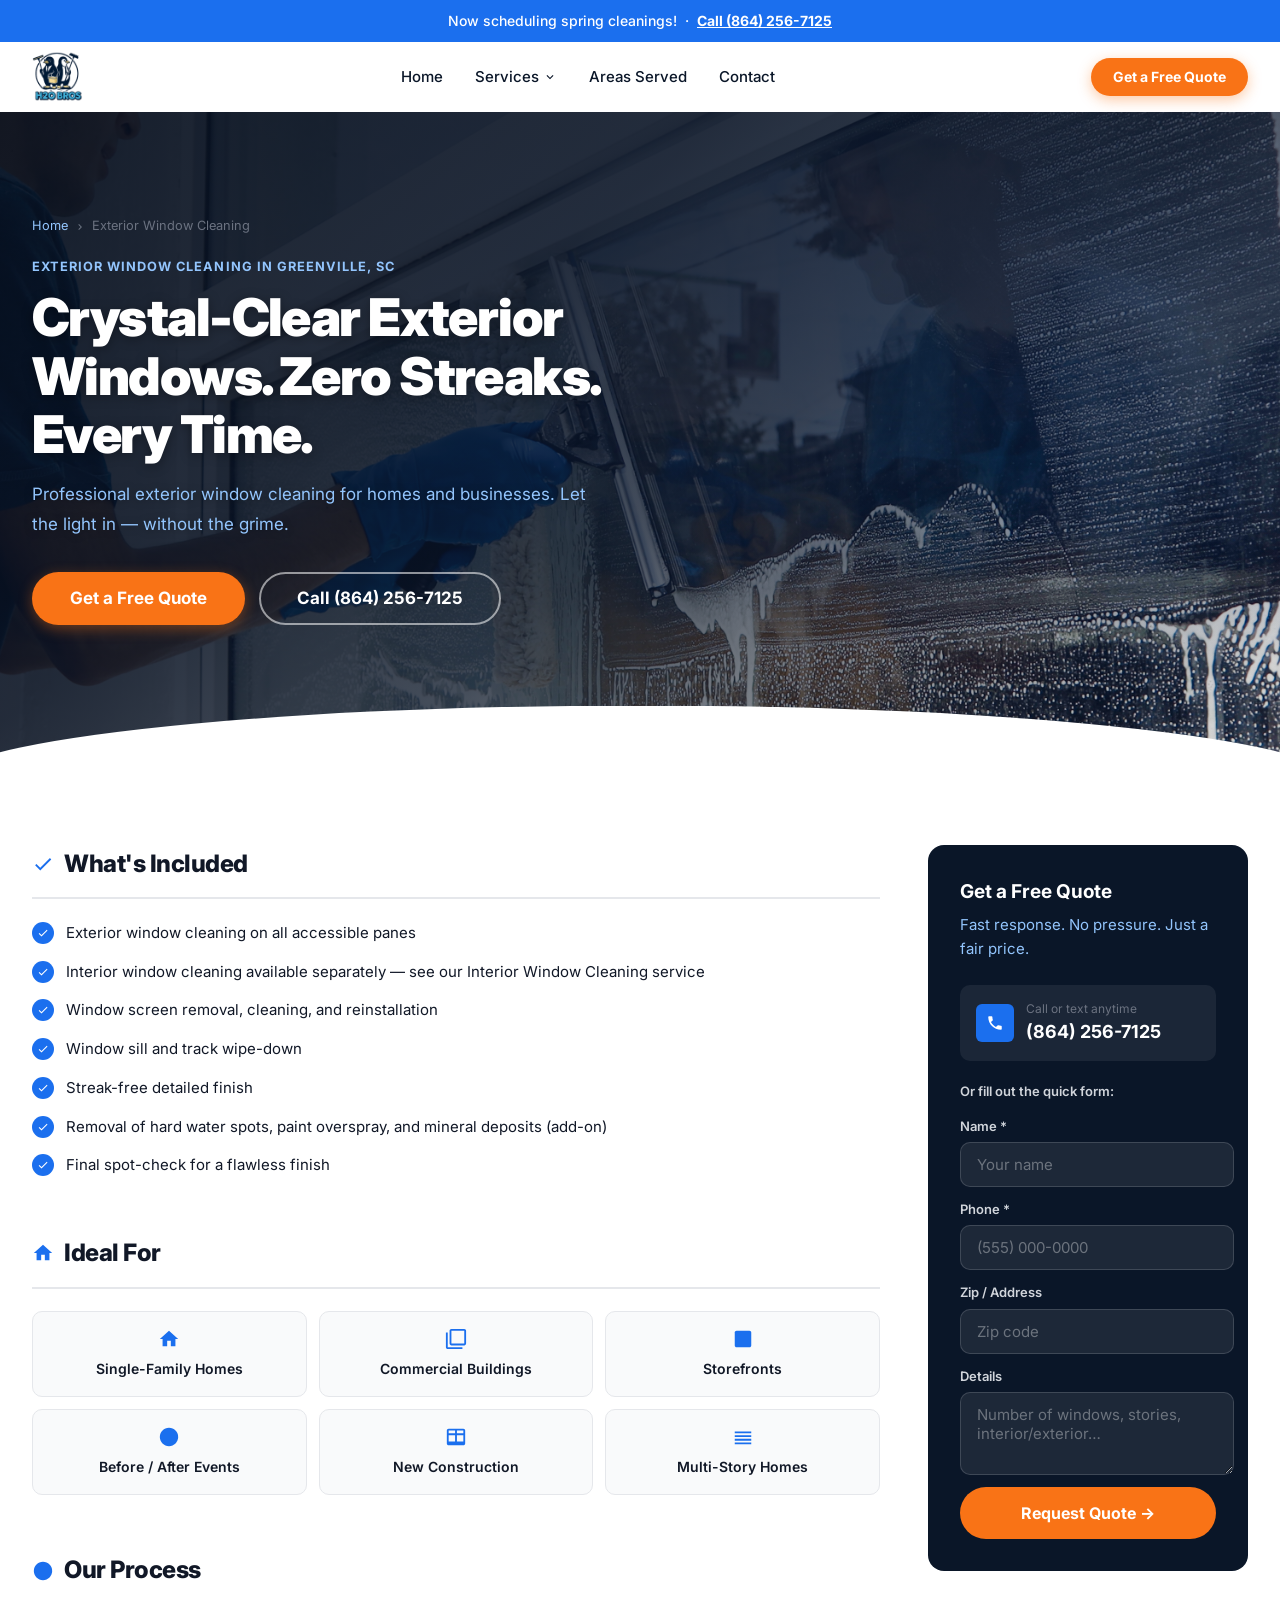
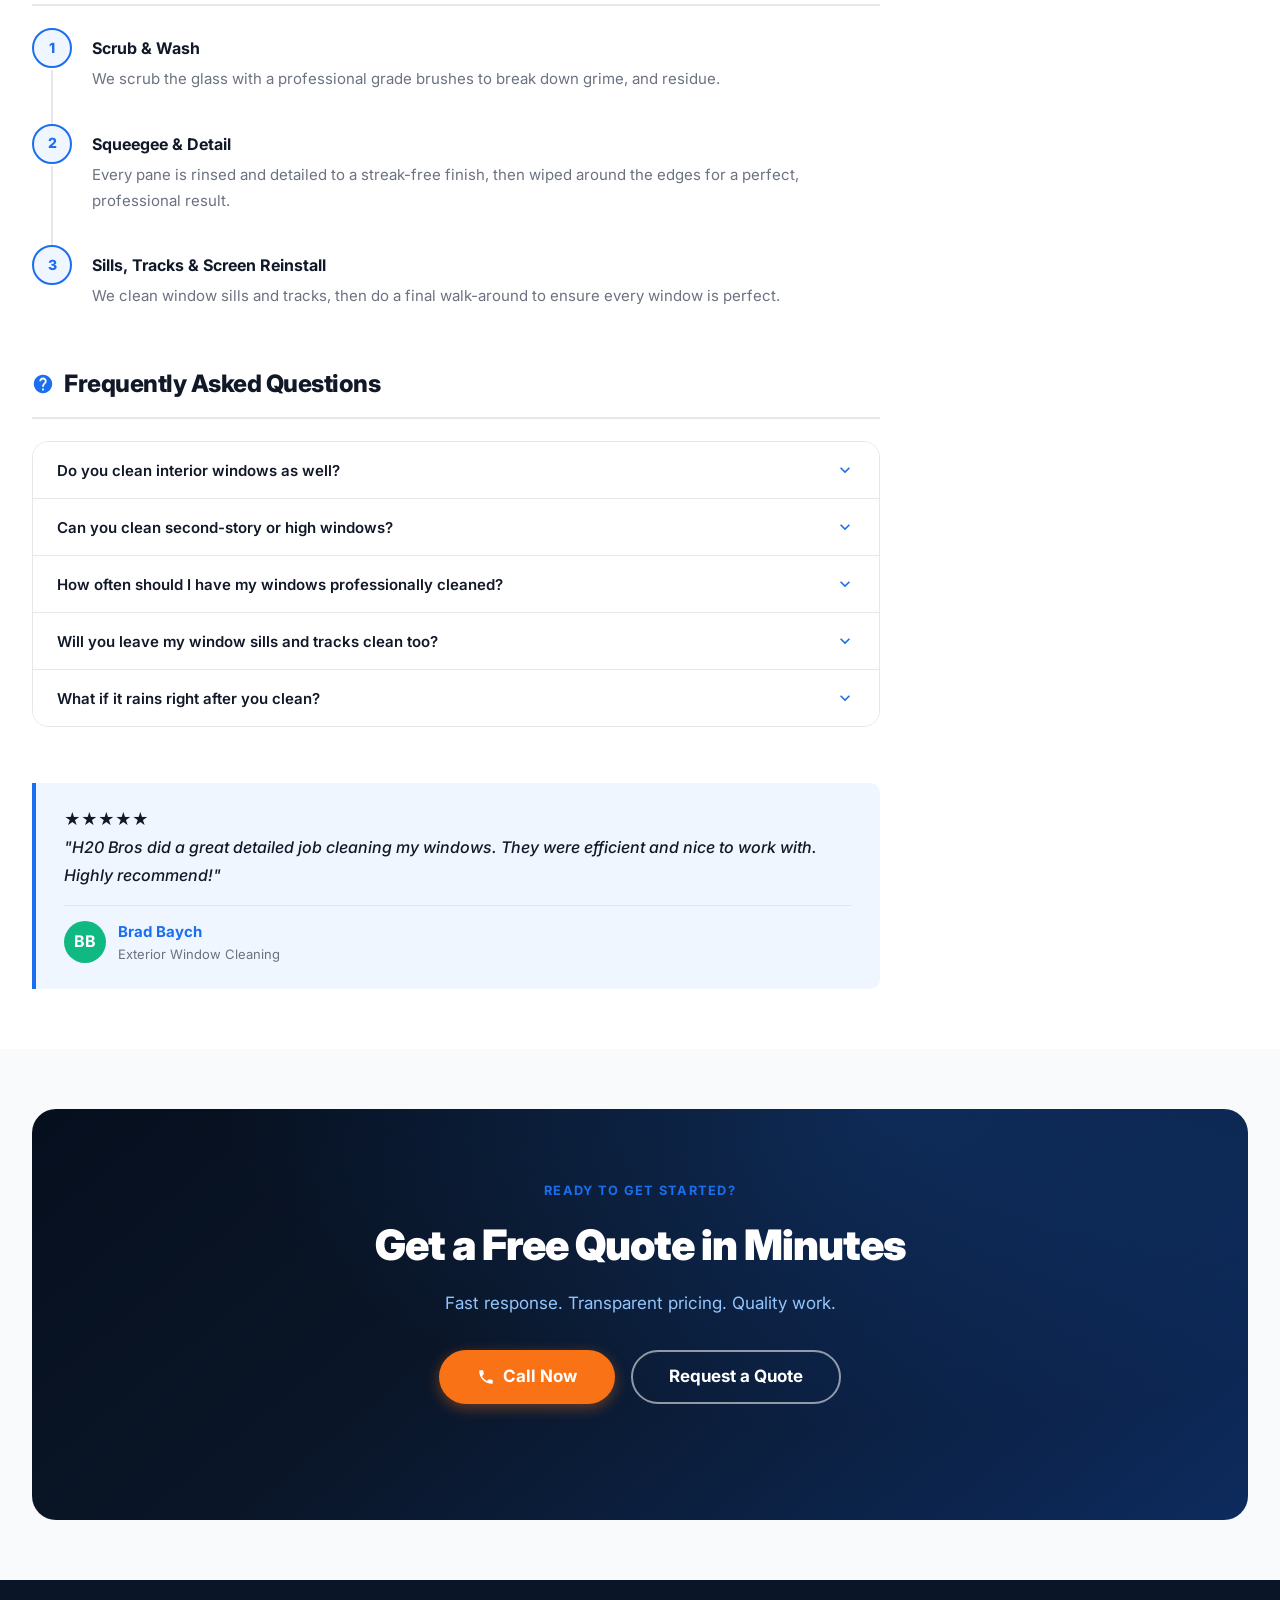
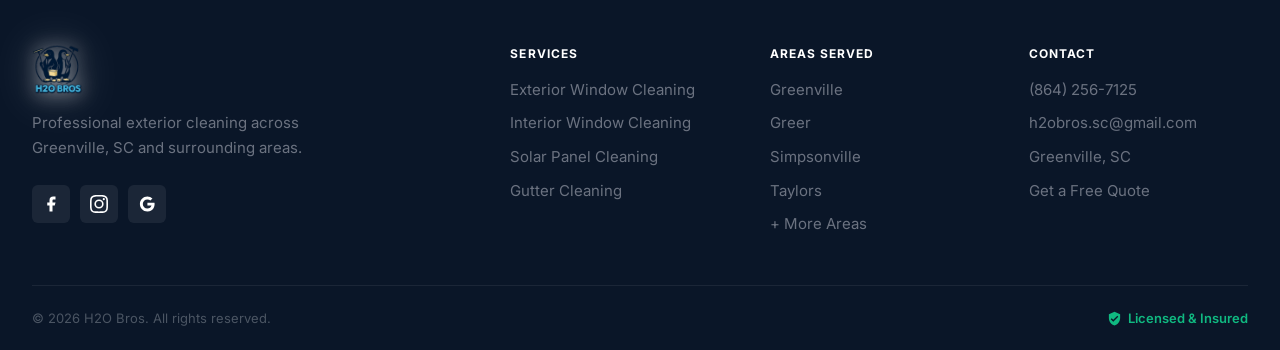
<file: window-cleaning.html>
<!DOCTYPE html>
<html lang="en">
<head>
  <meta charset="UTF-8">
  <meta name="viewport" content="width=device-width, initial-scale=1.0">
  <title>Exterior Window Cleaning in Greenville, SC | H2O Bros</title>
  <meta name="description" content="Professional streak-free exterior window cleaning in Greenville, SC. Exterior windows, screens, and tracks. Residential and commercial. Get a free quote!">
  <link rel="stylesheet" href="css/styles.css">
</head>
<body class="page-white-nav">

  <div class="alert-bar">Now scheduling spring cleanings! &nbsp;·&nbsp; <a href="tel:+18642567125">Call (864) 256-7125</a></div>

  <header class="site-header" role="banner">
    <div class="nav-bar">
      <div class="nav-bar-inner">
        <div class="nav-bar-left">
          <a href="index.html" class="site-logo" aria-label="H2O Bros — Home">
            <img src="images/h2obros-logo.png" alt="H2O Bros" class="logo-img">
          </a>
        </div>
        <div class="nav-bar-center">
          <nav class="site-nav" aria-label="Primary navigation">
            <a href="index.html" class="nav-link">Home</a>
            <div class="nav-item">
              <div class="nav-dropdown-trigger">Services <svg viewBox="0 0 24 24"><path d="M7.41 8.59L12 13.17l4.59-4.58L18 10l-6 6-6-6 1.41-1.41z"/></svg></div>
              <div class="nav-dropdown">
                <a href="window-cleaning.html" class="dropdown-link active"><svg viewBox="0 0 24 24"><path d="M20 3H4c-1.1 0-2 .9-2 2v14c0 1.1.9 2 2 2h16c1.1 0 2-.9 2-2V5c0-1.1-.9-2-2-2zm-9 14H4v-7h7v7zm0-9H4V5h7v3zm9 9h-7v-7h7v7zm0-9h-7V5h7v3z"/></svg>Exterior Window Cleaning</a>
                <a href="interior-window-cleaning.html" class="dropdown-link"><svg viewBox="0 0 24 24"><path d="M20 3H4c-1.1 0-2 .9-2 2v14c0 1.1.9 2 2 2h16c1.1 0 2-.9 2-2V5c0-1.1-.9-2-2-2zm-9 14H4v-7h7v7zm0-9H4V5h7v3zm9 9h-7v-7h7v7zm0-9h-7V5h7v3z"/></svg>Interior Window Cleaning</a>
                <a href="solar-panel-cleaning.html" class="dropdown-link"><svg viewBox="0 0 24 24"><path d="M3 13h2v-2H3v2zm2.83-6.17l1.41-1.41L5.83 4 4.42 5.41l1.41 1.42zM13 3h-2v2h2V3zm6.17 2.83l-1.41-1.41L16.35 5.83l1.41 1.41 1.41-1.41zM19 11v2h2v-2h-2zm-8 10h2v-2h-2v2zm-6.17-2.83l1.41 1.41 1.41-1.41-1.41-1.41-1.41 1.41zM18.17 19.17l1.41-1.41-1.41-1.41-1.41 1.41 1.41 1.41zM12 7a5 5 0 100 10 5 5 0 000-10zm0 8a3 3 0 110-6 3 3 0 010 6z"/></svg>Solar Panel Cleaning</a>
                <a href="gutter-cleaning.html" class="dropdown-link"><svg viewBox="0 0 24 24"><path d="M12 2C6.48 2 2 6.48 2 12s4.48 10 10 10 10-4.48 10-10S17.52 2 12 2z"/></svg>Gutter Cleaning</a>
              </div>
            </div>
            <a href="index.html#areas" class="nav-link">Areas Served</a>
            <a href="contact.html" class="nav-link">Contact</a>
          </nav>
        </div>
        <div class="nav-bar-right">
          <a href="contact.html" class="btn btn-primary btn-sm header-cta">Get a Free Quote</a>
          <button class="mobile-toggle" aria-label="Open menu"><span></span><span></span><span></span></button>
        </div>
      </div>
    </div>
  </header>

  <div class="mobile-menu">
    <nav>
      <div class="mobile-nav-item"><a href="index.html" class="mobile-nav-link">Home</a></div>
      <div class="mobile-nav-item">
        <button class="mobile-nav-link mobile-services-btn">Services <svg viewBox="0 0 24 24"><path d="M7.41 8.59L12 13.17l4.59-4.58L18 10l-6 6-6-6 1.41-1.41z"/></svg></button>
        <div class="mobile-nav-sublinks">
          <a href="window-cleaning.html" class="mobile-nav-sublink"><svg viewBox="0 0 24 24"><path d="M8.59 16.59L13.17 12 8.59 7.41 10 6l6 6-6 6z"/></svg>Exterior Window Cleaning</a>
          <a href="interior-window-cleaning.html" class="mobile-nav-sublink"><svg viewBox="0 0 24 24"><path d="M8.59 16.59L13.17 12 8.59 7.41 10 6l6 6-6 6z"/></svg>Interior Window Cleaning</a>
          <a href="solar-panel-cleaning.html" class="mobile-nav-sublink"><svg viewBox="0 0 24 24"><path d="M8.59 16.59L13.17 12 8.59 7.41 10 6l6 6-6 6z"/></svg>Solar Panel Cleaning</a>
          <a href="gutter-cleaning.html" class="mobile-nav-sublink"><svg viewBox="0 0 24 24"><path d="M8.59 16.59L13.17 12 8.59 7.41 10 6l6 6-6 6z"/></svg>Gutter Cleaning</a>
        </div>
      </div>
      <div class="mobile-nav-item"><a href="index.html#areas" class="mobile-nav-link">Areas Served</a></div>
      <div class="mobile-nav-item"><a href="contact.html" class="mobile-nav-link">Contact</a></div>
    </nav>
    <div class="mobile-menu-ctas">
      <a href="tel:+18642567125" class="btn btn-outline btn-full">Call (864) 256-7125</a>
      <a href="contact.html" class="btn btn-primary btn-full">Get a Free Quote</a>
    </div>
  </div>

  <main>

    <section class="service-hero service-hero--window" aria-labelledby="wc-title">
      <div class="container">
        <div class="service-hero-content">
          <nav class="breadcrumb" aria-label="Breadcrumb">
            <a href="index.html">Home</a>
            <svg viewBox="0 0 24 24"><path d="M8.59 16.59L13.17 12 8.59 7.41 10 6l6 6-6 6z"/></svg>
            <span>Exterior Window Cleaning</span>
          </nav>
          <p class="service-hero-label">Exterior Window Cleaning in Greenville, SC</p>
          <h1 id="wc-title" class="service-hero-title">Crystal-Clear Exterior Windows. Zero Streaks. Every Time.</h1>
          <p class="service-hero-subtitle">Professional exterior window cleaning for homes and businesses. Let the light in — without the grime.</p>
          <div class="btn-group">
            <a href="contact.html" class="btn btn-primary btn-lg">Get a Free Quote</a>
            <a href="tel:+18642567125" class="btn btn-outline btn-lg">Call (864) 256-7125</a>
          </div>
        </div>
      </div>
    </section>

    <section class="section">
      <div class="container">
        <div class="service-content-wrap">
          <div class="service-main">

            <div class="content-section">
              <h2 class="content-section-title"><svg viewBox="0 0 24 24"><path d="M9 16.17L4.83 12l-1.42 1.41L9 19 21 7l-1.41-1.41z"/></svg>What's Included</h2>
              <ul class="checklist">
                <li class="checklist-item"><div class="check-icon"><svg viewBox="0 0 24 24"><path d="M9 16.17L4.83 12l-1.42 1.41L9 19 21 7l-1.41-1.41z"/></svg></div>Exterior window cleaning on all accessible panes</li>
                <li class="checklist-item"><div class="check-icon"><svg viewBox="0 0 24 24"><path d="M9 16.17L4.83 12l-1.42 1.41L9 19 21 7l-1.41-1.41z"/></svg></div>Interior window cleaning available separately — see our Interior Window Cleaning service</li>
                <li class="checklist-item"><div class="check-icon"><svg viewBox="0 0 24 24"><path d="M9 16.17L4.83 12l-1.42 1.41L9 19 21 7l-1.41-1.41z"/></svg></div>Window screen removal, cleaning, and reinstallation</li>
                <li class="checklist-item"><div class="check-icon"><svg viewBox="0 0 24 24"><path d="M9 16.17L4.83 12l-1.42 1.41L9 19 21 7l-1.41-1.41z"/></svg></div>Window sill and track wipe-down</li>
                <li class="checklist-item"><div class="check-icon"><svg viewBox="0 0 24 24"><path d="M9 16.17L4.83 12l-1.42 1.41L9 19 21 7l-1.41-1.41z"/></svg></div>Streak-free detailed finish</li>
                <li class="checklist-item"><div class="check-icon"><svg viewBox="0 0 24 24"><path d="M9 16.17L4.83 12l-1.42 1.41L9 19 21 7l-1.41-1.41z"/></svg></div>Removal of hard water spots, paint overspray, and mineral deposits (add-on)</li>
                <li class="checklist-item"><div class="check-icon"><svg viewBox="0 0 24 24"><path d="M9 16.17L4.83 12l-1.42 1.41L9 19 21 7l-1.41-1.41z"/></svg></div>Final spot-check for a flawless finish</li>
              </ul>
            </div>

            <div class="content-section">
              <h2 class="content-section-title"><svg viewBox="0 0 24 24"><path d="M10 20v-6h4v6h5v-8h3L12 3 2 12h3v8z"/></svg>Ideal For</h2>
              <div class="ideal-grid">
                <div class="ideal-item"><svg viewBox="0 0 24 24"><path d="M10 20v-6h4v6h5v-8h3L12 3 2 12h3v8z"/></svg>Single-Family Homes</div>
                <div class="ideal-item"><svg viewBox="0 0 24 24"><path d="M3 5H1v16c0 1.1.9 2 2 2h16v-2H3V5zm18-4H7c-1.1 0-2 .9-2 2v14c0 1.1.9 2 2 2h14c1.1 0 2-.9 2-2V3c0-1.1-.9-2-2-2zm0 16H7V3h14v14z"/></svg>Commercial Buildings</div>
                <div class="ideal-item"><svg viewBox="0 0 24 24"><path d="M19 3H5c-1.1 0-2 .9-2 2v14c0 1.1.9 2 2 2h14c1.1 0 2-.9 2-2V5c0-1.1-.9-2-2-2z"/></svg>Storefronts</div>
                <div class="ideal-item"><svg viewBox="0 0 24 24"><path d="M12 2C6.48 2 2 6.48 2 12s4.48 10 10 10 10-4.48 10-10S17.52 2 12 2z"/></svg>Before / After Events</div>
                <div class="ideal-item"><svg viewBox="0 0 24 24"><path d="M20 3H4c-1.1 0-2 .9-2 2v14c0 1.1.9 2 2 2h16c1.1 0 2-.9 2-2V5c0-1.1-.9-2-2-2zm-9 14H4v-7h7v7zm0-9H4V5h7v3zm9 9h-7v-7h7v7zm0-9h-7V5h7v3z"/></svg>New Construction</div>
                <div class="ideal-item"><svg viewBox="0 0 24 24"><path d="M21 10H3v2h18v-2zm0-4H3v2h18V6zm0 8H3v2h18v-2zm0 4H3v2h18v-2z"/></svg>Multi-Story Homes</div>
              </div>
            </div>

            <div class="content-section">
              <h2 class="content-section-title"><svg viewBox="0 0 24 24"><path d="M11.99 2C6.47 2 2 6.48 2 12s4.47 10 9.99 10C17.52 22 22 17.52 22 12S17.52 2 11.99 2z"/></svg>Our Process</h2>
              <div class="process-steps">
            
                <div class="process-step">
                  <div class="process-step-num">1</div>
                  <div class="process-step-content">
                    <h3 class="process-step-title">Scrub &amp; Wash</h3>
                    <p class="process-step-desc">We scrub the glass with a professional grade brushes to break down grime, and residue.</p>
                  </div>
                </div>
                <div class="process-step">
                  <div class="process-step-num">2</div>
                  <div class="process-step-content">
                    <h3 class="process-step-title">Squeegee &amp; Detail</h3>
                    <p class="process-step-desc">Every pane is rinsed and detailed to a streak-free finish, then wiped around the edges for a perfect, professional result.</p>
                  </div>
                </div>
                <div class="process-step">
                  <div class="process-step-num">3</div>
                  <div class="process-step-content">
                    <h3 class="process-step-title">Sills, Tracks &amp; Screen Reinstall</h3>
                    <p class="process-step-desc">We clean window sills and tracks, then do a final walk-around to ensure every window is perfect.</p>
                  </div>
                </div>
              </div>
            </div>

            <div class="content-section">
              <h2 class="content-section-title"><svg viewBox="0 0 24 24"><path d="M12 2C6.48 2 2 6.48 2 12s4.48 10 10 10 10-4.48 10-10S17.52 2 12 2zm1 17h-2v-2h2v2zm2.07-7.75l-.9.92C13.45 12.9 13 13.5 13 15h-2v-.5c0-1.1.45-2.1 1.17-2.83l1.24-1.26c.37-.36.59-.86.59-1.41 0-1.1-.9-2-2-2s-2 .9-2 2H8c0-2.21 1.79-4 4-4s4 1.79 4 4c0 .88-.36 1.68-.93 2.25z"/></svg>Frequently Asked Questions</h2>
              <div class="faq-list">
                <div class="faq-item">
                  <button class="faq-question" aria-expanded="false">Do you clean interior windows as well? <svg viewBox="0 0 24 24"><path d="M7.41 8.59L12 13.17l4.59-4.58L18 10l-6 6-6-6 1.41-1.41z"/></svg></button>
                  <div class="faq-answer">Yes! We offer interior window cleaning as a separate service. See our Interior Window Cleaning page for details. Interior cleaning requires access to the home, so we'll coordinate a time that works for you.</div>
                </div>
                <div class="faq-item">
                  <button class="faq-question" aria-expanded="false">Can you clean second-story or high windows? <svg viewBox="0 0 24 24"><path d="M7.41 8.59L12 13.17l4.59-4.58L18 10l-6 6-6-6 1.41-1.41z"/></svg></button>
                  <div class="faq-answer">Absolutely. We have the ladders and water-fed pole systems to safely reach second and third-story windows. For very tall commercial buildings, we'll assess accessibility during the quote and advise on the best approach.</div>
                </div>
                <div class="faq-item">
                  <button class="faq-question" aria-expanded="false">How often should I have my windows professionally cleaned? <svg viewBox="0 0 24 24"><path d="M7.41 8.59L12 13.17l4.59-4.58L18 10l-6 6-6-6 1.41-1.41z"/></svg></button>
                  <div class="faq-answer">For residential homes, 2–4 times per year is typical. Many customers schedule a spring and fall cleaning. If you live near a busy road, construction area, or have allergies, more frequent cleaning may be beneficial. Commercial properties often benefit from monthly or quarterly service.</div>
                </div>
                <div class="faq-item">
                  <button class="faq-question" aria-expanded="false">Will you leave my window sills and tracks clean too? <svg viewBox="0 0 24 24"><path d="M7.41 8.59L12 13.17l4.59-4.58L18 10l-6 6-6-6 1.41-1.41z"/></svg></button>
                  <div class="faq-answer">Yes — sill and track wipe-down is included in our standard window cleaning service. Tracks can collect a lot of dust, dead bugs, and debris, and we make sure those are clean before reinstalling your screens.</div>
                </div>
                <div class="faq-item">
                  <button class="faq-question" aria-expanded="false">What if it rains right after you clean? <svg viewBox="0 0 24 24"><path d="M7.41 8.59L12 13.17l4.59-4.58L18 10l-6 6-6-6 1.41-1.41z"/></svg></button>
                  <div class="faq-answer">Light rain actually won't leave spots — clean windows sheet water off rather than letting it dry and spot. Heavy rain or wind-blown debris may leave marks, but we stand behind our work. If you're not happy with the result due to immediate weather conditions, give us a call and we'll make it right.</div>
                </div>
              </div>
            </div>

            <div class="testimonial-highlight">
              <div class="stars">★★★★★</div>
              <p class="testimonial-text">"H20 Bros did a great detailed job cleaning my windows. They were efficient and nice to work with. Highly recommend!"</p>
              <div class="testimonial-author" style="margin-top:1rem;">
                <div class="author-avatar" style="background:#10B981;">BB</div>
                <div>
                  <span class="author-name">Brad Baych</span>
                  <span class="author-detail">Exterior Window Cleaning</span>
                </div>
              </div>
            </div>

          </div>

          <aside class="service-sidebar">
            <div class="sidebar-card">
              <h2 class="sidebar-card-title">Get a Free Quote</h2>
              <p class="sidebar-card-sub">Fast response. No pressure. Just a fair price.</p>
              <div class="sidebar-phone-row">
                <div class="sidebar-phone-icon"><svg viewBox="0 0 24 24"><path d="M6.62 10.79c1.44 2.83 3.76 5.14 6.59 6.59l2.2-2.2c.27-.27.67-.36 1.02-.24 1.12.37 2.33.57 3.57.57.55 0 1 .45 1 1V20c0 .55-.45 1-1 1-9.39 0-17-7.61-17-17 0-.55.45-1 1-1h3.5c.55 0 1 .45 1 1 0 1.25.2 2.45.57 3.57.11.35.03.74-.25 1.02l-2.2 2.2z"/></svg></div>
                <div><span class="sidebar-phone-label">Call or text anytime</span><a href="tel:+18642567125" class="sidebar-phone-number">(864) 256-7125</a></div>
              </div>
              <p class="sidebar-form-label">Or fill out the quick form:</p>
              <form class="js-quote-form" aria-label="Quick quote form" novalidate>
                <div class="form-fields">
                  <div class="form-grid" style="grid-template-columns:1fr; gap:.75rem; margin-bottom:.75rem;">
                    <div class="form-group"><label class="form-label" for="wc-name">Name *</label><input class="form-input" type="text" id="wc-name" name="name" placeholder="Your name" required></div>
                    <div class="form-group"><label class="form-label" for="wc-phone">Phone *</label><input class="form-input" type="tel" id="wc-phone" name="phone" placeholder="(555) 000-0000" required></div>
                    <div class="form-group"><label class="form-label" for="wc-zip">Zip / Address</label><input class="form-input" type="text" id="wc-zip" name="zip" placeholder="Zip code"></div>
                    <div class="form-group"><label class="form-label" for="wc-msg">Details</label><textarea class="form-input" id="wc-msg" name="message" rows="3" placeholder="Number of windows, stories, interior/exterior…"></textarea></div>
                  </div>
                  <input type="hidden" name="service" value="Exterior Window Cleaning">
                  <button type="submit" class="form-submit">Request Quote &rarr;</button>
                </div>
                <div class="form-success" role="alert"><div class="form-success-icon">✓</div><h3>Thanks!</h3><p>We'll reach out ASAP.</p></div>
              </form>
            </div>
          </aside>
        </div>
      </div>
    </section>

    <section class="section section--light">
      <div class="container">
        <div class="cta-block">
          <p class="section-label">Ready to Get Started?</p>
          <h2 class="cta-block-title">Get a Free Quote in Minutes</h2>
          <p class="cta-block-subtitle">Fast response. Transparent pricing. Quality work.</p>
          <div class="cta-block-buttons">
            <a href="tel:+18642567125" class="btn btn-primary btn-lg"><svg viewBox="0 0 24 24"><path d="M6.62 10.79c1.44 2.83 3.76 5.14 6.59 6.59l2.2-2.2c.27-.27.67-.36 1.02-.24 1.12.37 2.33.57 3.57.57.55 0 1 .45 1 1V20c0 .55-.45 1-1 1-9.39 0-17-7.61-17-17 0-.55.45-1 1-1h3.5c.55 0 1 .45 1 1 0 1.25.2 2.45.57 3.57.11.35.03.74-.25 1.02l-2.2 2.2z"/></svg>Call Now</a>
            <a href="contact.html" class="btn btn-outline btn-lg">Request a Quote</a>
          </div>
        </div>
      </div>
    </section>

  </main>

  <footer class="site-footer" role="contentinfo">
    <div class="container">
      <div class="footer-grid">
        <div>
          <a href="index.html" class="site-logo footer-logo" aria-label="H2O Bros Home">
            <img src="images/h2obros-logo.png" alt="H2O Bros" class="logo-img">
          </a>
          <p class="footer-tagline">Professional exterior cleaning across Greenville, SC and surrounding areas.</p>
          <div class="social-links">
            <a href="https://www.facebook.com/people/H2O-Bros/61582784907559/" class="social-link" aria-label="Facebook" target="_blank" rel="noopener"><svg viewBox="0 0 24 24"><path d="M18 2h-3a5 5 0 00-5 5v3H7v4h3v8h4v-8h3l1-4h-4V7a1 1 0 011-1h3z"/></svg></a>
            <a href="https://www.instagram.com/h2obros.llc" class="social-link" aria-label="Instagram" target="_blank" rel="noopener"><svg viewBox="0 0 24 24"><path d="M12 2.163c3.204 0 3.584.012 4.85.07 3.252.148 4.771 1.691 4.919 4.919.058 1.265.069 1.645.069 4.849 0 3.205-.012 3.584-.069 4.849-.149 3.225-1.664 4.771-4.919 4.919-1.266.058-1.644.07-4.85.07-3.204 0-3.584-.012-4.849-.07-3.26-.149-4.771-1.699-4.919-4.92-.058-1.265-.07-1.644-.07-4.849 0-3.204.013-3.583.07-4.849.149-3.227 1.664-4.771 4.919-4.919 1.266-.057 1.645-.069 4.849-.069zm0-2.163c-3.259 0-3.667.014-4.947.072-4.358.2-6.78 2.618-6.98 6.98-.059 1.281-.073 1.689-.073 4.948 0 3.259.014 3.668.072 4.948.2 4.358 2.618 6.78 6.98 6.98 1.281.058 1.689.072 4.948.072 3.259 0 3.668-.014 4.948-.072 4.354-.2 6.782-2.618 6.979-6.98.059-1.28.073-1.689.073-4.948 0-3.259-.014-3.667-.072-4.947-.196-4.354-2.617-6.78-6.979-6.98C15.668.014 15.259 0 12 0zm0 5.838a6.162 6.162 0 100 12.324 6.162 6.162 0 000-12.324zM12 16a4 4 0 110-8 4 4 0 010 8zm6.406-11.845a1.44 1.44 0 100 2.881 1.44 1.44 0 000-2.881z"/></svg></a>
            <a href="https://maps.app.goo.gl/Fa7vXh4BexmsEMAu7" class="social-link" aria-label="Google" target="_blank" rel="noopener"><svg viewBox="0 0 24 24"><path d="M12.545 10.239v3.821h5.445c-.712 2.315-2.647 3.972-5.445 3.972a6.033 6.033 0 110-12.064c1.498 0 2.866.549 3.921 1.453l2.814-2.814A9.969 9.969 0 0012.545 2C7.021 2 2.543 6.477 2.543 12s4.478 10 10.002 10c8.396 0 10.249-7.85 9.426-11.748l-9.426-.013z"/></svg></a>
          </div>
        </div>
        <div><h3 class="footer-col-title">Services</h3><ul class="footer-links"><li><a href="window-cleaning.html" class="footer-link">Exterior Window Cleaning</a></li><li><a href="interior-window-cleaning.html" class="footer-link">Interior Window Cleaning</a></li><li><a href="solar-panel-cleaning.html" class="footer-link">Solar Panel Cleaning</a></li><li><a href="gutter-cleaning.html" class="footer-link">Gutter Cleaning</a></li></ul></div>
        <div><h3 class="footer-col-title">Areas Served</h3><ul class="footer-links"><li><a href="index.html#areas" class="footer-link">Greenville</a></li><li><a href="index.html#areas" class="footer-link">Greer</a></li><li><a href="index.html#areas" class="footer-link">Simpsonville</a></li><li><a href="index.html#areas" class="footer-link">Taylors</a></li><li><a href="index.html#areas" class="footer-link">+ More Areas</a></li></ul></div>
        <div><h3 class="footer-col-title">Contact</h3><ul class="footer-links"><li><a href="tel:+18642567125" class="footer-link">(864) 256-7125</a></li><li><a href="mailto:h2obros.sc@gmail.com" class="footer-link">h2obros.sc@gmail.com</a></li><li><span class="footer-link">Greenville, SC</span></li><li><a href="contact.html" class="footer-link">Get a Free Quote</a></li></ul></div>
      </div>
      <div class="footer-bottom">
        <p class="footer-copy">&copy; 2026 H2O Bros. All rights reserved.</p>
        <p class="footer-trust"><svg viewBox="0 0 24 24"><path d="M12 1L3 5v6c0 5.55 3.84 10.74 9 12 5.16-1.26 9-6.45 9-12V5l-9-4zm-2 16l-4-4 1.41-1.41L10 14.17l6.59-6.59L18 9l-8 8z"/></svg>Licensed &amp; Insured</p>
      </div>
    </div>
  </footer>

  <button class="scroll-top" aria-label="Scroll to top"><svg viewBox="0 0 24 24"><path d="M7.41 15.41L12 10.83l4.59 4.58L18 14l-6-6-6 6z"/></svg></button>
  <script src="js/main.js" defer></script>
</body>
</html>
</file>
<file: css/styles.css>
/* ============================================================
   H2O BROS — Main Stylesheet
   Modern, conversion-focused home service website
   ============================================================ */

@import url('https://fonts.googleapis.com/css2?family=Inter:wght@400;500;600;700;800;900&display=swap');

/* ============ CSS VARIABLES ============ */
:root {
  --color-primary:       #0A1628;
  --color-primary-light: #132040;
  --color-accent:        #1B6FEE;
  --color-accent-dark:   #1457CC;
  --color-accent-light:  #EFF6FF;
  --color-cta:           #F97316;
  --color-cta-hover:     #EA6C10;
  --color-success:       #10B981;
  --color-text:          #111827;
  --color-text-muted:    #6B7280;
  --color-text-light:    #9CA3AF;
  --color-bg:            #FFFFFF;
  --color-bg-light:      #F9FAFB;
  --color-border:        #E5E7EB;
  --color-star:          #F59E0B;

  --font-main: 'Inter', -apple-system, BlinkMacSystemFont, 'Segoe UI', sans-serif;

  --shadow-sm:  0 1px 3px rgba(0,0,0,.12), 0 1px 2px rgba(0,0,0,.08);
  --shadow-md:  0 4px 6px -1px rgba(0,0,0,.1), 0 2px 4px -1px rgba(0,0,0,.06);
  --shadow-lg:  0 10px 15px -3px rgba(0,0,0,.1), 0 4px 6px -2px rgba(0,0,0,.05);
  --shadow-xl:  0 20px 25px -5px rgba(0,0,0,.15), 0 10px 10px -5px rgba(0,0,0,.06);

  --radius-sm:   6px;
  --radius-md:   10px;
  --radius-lg:   16px;
  --radius-xl:   24px;
  --radius-full: 9999px;

  --transition:      0.18s ease;
  --transition-slow: 0.28s ease;

  --container-max: 1536px;
  --container-pad: 1rem;
  --header-height: 70px;
}

/* ============ RESET ============ */
*, *::before, *::after { box-sizing: border-box; margin: 0; padding: 0; }
html { scroll-behavior: smooth; -webkit-text-size-adjust: 100%; }
body {
  font-family: var(--font-main);
  font-size: 16px;
  line-height: 1.6;
  color: var(--color-text);
  background: var(--color-bg);
  -webkit-font-smoothing: antialiased;
}
img { max-width: 100%; height: auto; display: block; }
a { color: inherit; text-decoration: none; }
ul { list-style: none; }
button { cursor: pointer; font-family: inherit; border: none; background: none; }
input, select, textarea { font-family: inherit; }

/* ============ LAYOUT ============ */
.container {
  max-width: var(--container-max);
  margin: 0 auto;
  padding: 0 var(--container-pad);
}
@media (min-width: 640px)  { :root { --container-pad: 1.5rem; } }
@media (min-width: 1024px) { :root { --container-pad: 2rem;   } }

.section       { padding: 4.5rem 0; }
.section--dark  { background: var(--color-primary); color: white; }
.section--light { background: var(--color-bg-light); }
.section--blue  { background: var(--color-accent-light); }
@media (min-width: 768px)  { .section { padding: 5.5rem 0; } }
@media (min-width: 1024px) { .section { padding: 60px 0; } }

/* ============ SECTION HEADERS ============ */
.section-label {
  font-size: .8rem;
  font-weight: 700;
  text-transform: uppercase;
  letter-spacing: .1em;
  color: var(--color-accent);
  margin-bottom: .625rem;
}
.section--dark .section-label { color: #93C5FD; }
.section--dark .section-title { text-shadow: 0 1px 8px rgba(0,0,0,0.2); }
.section--dark .section-subtitle { text-shadow: 0 1px 6px rgba(0,0,0,0.15); }

.section-title {
  font-size: clamp(1.75rem, 4vw, 2.625rem);
  font-weight: 900;
  line-height: 1.15;
  letter-spacing: -.025em;
  margin-bottom: .875rem;
  text-shadow: 0 1px 4px rgba(0,0,0,0.06);
}
.section-subtitle {
  font-size: 1.0625rem;
  color: var(--color-text-muted);
  line-height: 1.75;
  max-width: 560px;
  text-shadow: 0 1px 3px rgba(0,0,0,0.05);
}
.section--dark .section-subtitle { color: #93C5FD; }

.section-header          { margin-bottom: 3rem; }
.section-header--center  { text-align: center; }
.section-header--center .section-subtitle { margin: 0 auto; }

/* ============ BUTTONS ============ */
.btn {
  display: inline-flex;
  align-items: center;
  gap: .5rem;
  padding: .875rem 1.75rem;
  border-radius: var(--radius-full);
  font-size: 1rem;
  font-weight: 700;
  line-height: 1;
  transition: all var(--transition);
  white-space: nowrap;
  cursor: pointer;
  border: 2px solid transparent;
}
.btn svg { width: 1.125rem; height: 1.125rem; fill: currentColor; flex-shrink: 0; }

.btn-primary {
  background: var(--color-cta);
  color: white;
  box-shadow: 0 4px 14px rgba(249,115,22,.38);
}
.btn-primary:hover {
  background: var(--color-cta-hover);
  transform: translateY(-2px);
  box-shadow: 0 6px 20px rgba(249,115,22,.46);
}

.btn-secondary {
  background: var(--color-accent);
  color: white;
  box-shadow: 0 4px 14px rgba(27,111,238,.3);
}
.btn-secondary:hover {
  background: var(--color-accent-dark);
  transform: translateY(-2px);
  box-shadow: 0 6px 20px rgba(27,111,238,.4);
}

.btn-outline {
  background: transparent;
  color: white;
  border-color: rgba(255,255,255,.55);
}
.btn-outline:hover {
  background: rgba(255,255,255,.1);
  border-color: white;
}

.btn-outline-dark {
  background: transparent;
  color: var(--color-primary);
  border-color: var(--color-primary);
}
.btn-outline-dark:hover {
  background: var(--color-primary);
  color: white;
}

.btn-lg { padding: 1rem 2.25rem; font-size: 1.0625rem; }
.btn-sm { padding: .625rem 1.25rem; font-size: .875rem; }
.btn-full { width: 100%; justify-content: center; }

.btn-group { display: flex; flex-wrap: wrap; gap: .875rem; align-items: center; }

/* ============ ALERT BAR ============ */
.alert-bar {
  background: var(--color-accent);
  color: white;
  text-align: center;
  padding: .625rem 1rem;
  font-size: .875rem;
  font-weight: 500;
}
.alert-bar a { font-weight: 700; text-decoration: underline; }
.alert-bar a:hover { opacity: .85; }
body.menu-open .alert-bar { display: none; }

/* ============ SITE HEADER ============ */
.site-header {
  position: sticky;
  top: 0;
  z-index: 200;
  background: var(--color-primary);
  height: var(--header-height);
  display: flex;
  align-items: center;
  transition: box-shadow var(--transition-slow);
}
.site-header.scrolled { box-shadow: 0 2px 24px rgba(0,0,0,.35); }

/* Home + service pages: white navbar */
.page-home .site-header,
.page-white-nav .site-header {
  background: white;
}
.page-home .site-header.scrolled,
.page-white-nav .site-header.scrolled {
  box-shadow: 0 2px 16px rgba(0,0,0,.08);
}
.page-home .nav-link,
.page-home .nav-dropdown-trigger,
.page-white-nav .nav-link,
.page-white-nav .nav-dropdown-trigger {
  color: var(--color-primary);
}
.page-home .nav-link:hover,
.page-home .nav-link.active,
.page-home .nav-dropdown-trigger:hover,
.page-white-nav .nav-link:hover,
.page-white-nav .nav-link.active,
.page-white-nav .nav-dropdown-trigger:hover {
  color: var(--color-primary);
  background: rgba(0,0,0,.06);
}
.page-home .mobile-toggle span,
.page-white-nav .mobile-toggle span {
  background: var(--color-primary);
}

/* Nav bar: full-width wrapper, inner max 1536px */
.nav-bar {
  width: 100%;
  padding: 0 var(--container-pad);
}
.nav-bar-inner {
  max-width: 1536px;
  margin: 0 auto;
  display: flex;
  align-items: center;
  justify-content: space-between;
  height: var(--header-height);
  gap: 2rem;
}

/* Container 1: Logo (left) */
.nav-bar-left {
  flex: 0 0 auto;
  display: flex;
  align-items: center;
}

/* Container 2: Pages (center) */
.nav-bar-center {
  flex: 1 1 auto;
  display: flex;
  align-items: center;
  justify-content: center;
  min-width: 0;
}

/* Container 3: Phone + Quote (right) */
.nav-bar-right {
  flex: 0 0 auto;
  display: flex;
  align-items: center;
  gap: .75rem;
}

/* Logo */
.site-logo {
  display: flex;
  align-items: center;
  gap: .625rem;
}
.logo-img {
  height: 52px;
  width: auto;
}
/* Ensure header logo same size on all pages (home, services, contact) */
.site-header .logo-img,
.nav-bar .logo-img {
  height: 52px;
  width: auto;
  min-height: 52px;
}
.logo-mark {
  width: 38px;
  height: 38px;
  background: var(--color-accent);
  border-radius: var(--radius-md);
  display: flex;
  align-items: center;
  justify-content: center;
  flex-shrink: 0;
}
.logo-mark svg { width: 22px; height: 22px; fill: white; }
.logo-text { display: flex; flex-direction: column; line-height: 1.1; }
.logo-name { font-size: .9375rem; font-weight: 900; color: white; letter-spacing: -.01em; }
.logo-tagline { font-size: .625rem; color: #93C5FD; font-weight: 600; text-transform: uppercase; letter-spacing: .06em; }

/* Desktop Nav — inside center container */
.site-nav {
  display: none;
  align-items: center;
  gap: .125rem;
}
@media (min-width: 1024px) { .site-nav { display: flex; } }

.nav-link {
  padding: .5rem .9375rem;
  color: #D1D5DB;
  font-size: .9375rem;
  font-weight: 500;
  border-radius: var(--radius-sm);
  transition: all var(--transition);
}
.nav-link:hover, .nav-link.active {
  color: white;
  background: rgba(255,255,255,.1);
}

/* Dropdown */
.nav-item { position: relative; }
.nav-dropdown-trigger {
  display: flex;
  align-items: center;
  gap: .25rem;
  padding: .5rem .9375rem;
  color: #D1D5DB;
  font-size: .9375rem;
  font-weight: 500;
  border-radius: var(--radius-sm);
  transition: all var(--transition);
  cursor: default;
}
.nav-dropdown-trigger:hover { color: white; background: rgba(255,255,255,.1); }
.nav-dropdown-trigger svg { width: 14px; height: 14px; fill: currentColor; transition: transform var(--transition-slow); }
.nav-item:hover .nav-dropdown-trigger svg { transform: rotate(180deg); }

.nav-dropdown {
  position: absolute;
  top: calc(100% + .375rem);
  left: 0;
  min-width: 230px;
  background: white;
  border-radius: var(--radius-md);
  box-shadow: var(--shadow-xl);
  padding: .5rem;
  opacity: 0;
  visibility: hidden;
  transform: translateY(-6px);
  transition: all var(--transition-slow);
}
.nav-item:hover .nav-dropdown { opacity: 1; visibility: visible; transform: translateY(0); }

.dropdown-link {
  display: flex;
  align-items: center;
  gap: .625rem;
  padding: .625rem .875rem;
  color: var(--color-text);
  font-size: .9375rem;
  font-weight: 500;
  border-radius: var(--radius-sm);
  transition: all var(--transition);
}
.dropdown-link:hover { background: var(--color-accent-light); color: var(--color-accent); }
.dropdown-link svg { width: 16px; height: 16px; fill: var(--color-accent); flex-shrink: 0; }

/* Header phone, CTA, mobile toggle live in .nav-bar-right */
.header-phone {
  display: none;
  align-items: center;
  gap: .5rem;
  color: #93C5FD;
  font-weight: 600;
  font-size: .875rem;
  padding: .375rem .75rem;
  border-radius: var(--radius-full);
  border: 1px solid rgba(147,197,253,.3);
  transition: all var(--transition);
}
.header-phone:hover { color: white; border-color: rgba(255,255,255,.4); background: rgba(255,255,255,.07); }
.header-phone svg { width: 14px; height: 14px; fill: currentColor; }
@media (min-width: 640px) { .header-phone { display: flex; } }

.header-cta { display: none; }
@media (min-width: 1024px) { .header-cta { display: inline-flex; } }

/* Mobile Toggle */
.mobile-toggle {
  display: flex;
  flex-direction: column;
  gap: 5px;
  width: 28px;
  padding: 2px 0;
  cursor: pointer;
}
@media (min-width: 1024px) { .mobile-toggle { display: none; } }
.mobile-toggle span {
  display: block;
  height: 2px;
  background: white;
  border-radius: 2px;
  transition: all var(--transition-slow);
  transform-origin: center;
}
.mobile-toggle.open span:nth-child(1) { transform: translateY(7px) rotate(45deg); }
.mobile-toggle.open span:nth-child(2) { opacity: 0; transform: scaleX(0); }
.mobile-toggle.open span:nth-child(3) { transform: translateY(-7px) rotate(-45deg); }

/* Mobile Menu */
.mobile-menu {
  display: none;
  position: fixed;
  top: 0;
  left: 0;
  right: 0;
  bottom: 0;
  background: var(--color-primary);
  z-index: 199;
  overflow-y: auto;
  padding: calc(var(--header-height) + 1.25rem) 1.25rem 1.25rem;
}
.mobile-menu.open { display: block; }

.mobile-nav-item { border-bottom: 1px solid rgba(255,255,255,.07); }
.mobile-nav-link {
  display: flex;
  align-items: center;
  justify-content: space-between;
  padding: .9375rem 0;
  color: #D1D5DB;
  font-size: 1.125rem;
  font-weight: 600;
  transition: color var(--transition);
  width: 100%;
  text-align: left;
}
.mobile-nav-link:hover { color: white; }
.mobile-nav-link svg { width: 18px; height: 18px; fill: currentColor; transition: transform var(--transition-slow); }
.mobile-nav-link.open svg { transform: rotate(180deg); }

.mobile-nav-sublinks { overflow: hidden; max-height: 0; transition: max-height .3s ease; }
.mobile-nav-sublinks.open { max-height: 400px; }
.mobile-nav-sublink {
  display: flex;
  align-items: center;
  gap: .5rem;
  padding: .625rem .75rem .625rem 1rem;
  color: #9CA3AF;
  font-size: 1rem;
  border-bottom: 1px solid rgba(255,255,255,.04);
  transition: color var(--transition);
}
.mobile-nav-sublink:last-child { border-bottom: none; }
.mobile-nav-sublink:hover { color: #93C5FD; }
.mobile-nav-sublink svg { width: 14px; height: 14px; fill: var(--color-accent); }

.mobile-menu-ctas {
  padding: 1.5rem 0;
  display: flex;
  flex-direction: column;
  gap: .75rem;
}

/* ============ HOME HERO ============ */
.hero {
  background: linear-gradient(140deg, #060F1E 0%, #0A1628 40%, #0D2B5E 100%);
  background-image: url('../images/house-hero-image.jpeg');
  background-size: cover;
  background-position: center;
  color: white;
  padding: 5rem 0 7rem;
  position: relative;
  overflow: hidden;
}
@media (min-width: 768px) { .hero { padding: 6.5rem 0 8rem; } }

.hero::before {
  content: '';
  position: absolute;
  inset: 0;
  /* Darker, less blue on the left where text sits; blue glow stays on the right */
  background: linear-gradient(140deg, rgba(6,15,30,.92) 0%, rgba(8,18,35,.88) 35%, rgba(10,22,40,.75) 55%, transparent 100%),
    radial-gradient(ellipse at 85% 25%, rgba(27,111,238,.18) 0%, transparent 50%);
}
.hero-content {
  position: relative;
  z-index: 1;
  max-width: 700px;
}
.hero-badge {
  display: inline-flex;
  align-items: center;
  gap: .5rem;
  background: rgba(27,111,238,.2);
  border: 1px solid rgba(27,111,238,.4);
  color: #93C5FD;
  font-size: .8rem;
  font-weight: 600;
  padding: .375rem .9375rem;
  border-radius: var(--radius-full);
  margin-bottom: 1.375rem;
  letter-spacing: .025em;
}
.hero-badge svg { width: 14px; height: 14px; fill: currentColor; }

.hero-title {
  font-size: clamp(2.375rem, 6vw, 4rem);
  font-weight: 900;
  line-height: 1.08;
  letter-spacing: -.035em;
  margin-bottom: 1.25rem;
  text-shadow: 0 2px 12px rgba(0,0,0,0.35);
}
.hero-title .highlight { color: #93C5FD; }

.hero-subtitle {
  font-size: clamp(1rem, 2.5vw, 1.1875rem);
  color: rgba(255,255,255,.92);
  line-height: 1.75;
  margin-bottom: 2.25rem;
  max-width: 580px;
  text-shadow: 0 1px 8px rgba(0,0,0,0.35);
}

.hero-ctas { margin-bottom: 3rem; }

.hero-trust {
  display: flex;
  flex-wrap: wrap;
  gap: 1.5rem;
  padding-top: 2rem;
  border-top: 1px solid rgba(255,255,255,.1);
}
.trust-item {
  display: flex;
  align-items: center;
  gap: .625rem;
  color: #D1D5DB;
  font-size: .9375rem;
  font-weight: 500;
}
.trust-icon {
  width: 36px;
  height: 36px;
  background: rgba(27,111,238,.2);
  border-radius: var(--radius-sm);
  display: flex;
  align-items: center;
  justify-content: center;
  flex-shrink: 0;
}
.trust-icon svg { width: 18px; height: 18px; fill: #60A5FA; }

/* ============ SERVICE HERO (inner pages) ============ */
.service-hero {
  background: linear-gradient(140deg, #060F1E 0%, #0A1628 40%, #0D2B5E 100%);
  background-size: cover;
  background-position: center;
  color: white;
  padding: 5.5rem 0 8.5rem;
  position: relative;
  overflow: hidden;
}
@media (min-width: 768px) {
  .service-hero { padding: 6.5rem 0 10rem; }
}
/* Per-service hero images (match filenames in images folder) */
.service-hero--pressure { background-image: url('../images/pressurewashing.jpeg'); }
.service-hero--interior-window { background-image: url('../images/interiorwindowcleaning.jpeg'); }
.service-hero--soft { background-image: url('../images/softwashing.jpeg'); }
.service-hero--window { background-image: url('../images/windowcleaning.jpeg'); }
.service-hero--roof { background-image: url('../images/roofwashing.jpeg'); }
.service-hero--solar { background-image: url('../images/solarpanelcleaning.jpeg'); }
.service-hero--gutter { background-image: url('../images/guttercleaning.jpeg'); }
.service-hero::before {
  content: '';
  position: absolute;
  inset: 0;
  /* Blue tint overlay: darker on left for text, blue glow on right */
  background: linear-gradient(140deg, rgba(6,15,30,.92) 0%, rgba(8,18,35,.88) 35%, rgba(10,22,40,.75) 55%, transparent 100%),
    radial-gradient(ellipse at 85% 25%, rgba(27,111,238,.22) 0%, transparent 55%);
}
.service-hero::after {
  content: '';
  position: absolute;
  bottom: -1px;
  left: 0;
  right: 0;
  height: 80px;
  background: white;
  clip-path: ellipse(55% 100% at 50% 100%);
}
.service-hero-content {
  position: relative;
  z-index: 1;
  max-width: 660px;
}
.breadcrumb {
  display: flex;
  align-items: center;
  gap: .375rem;
  font-size: .8rem;
  color: #6B7280;
  margin-bottom: 1.25rem;
}
.breadcrumb a { color: #93C5FD; transition: color var(--transition); }
.breadcrumb a:hover { color: white; }
.breadcrumb svg { width: 12px; height: 12px; fill: #6B7280; }

.service-hero-label {
  font-size: .8rem;
  font-weight: 700;
  text-transform: uppercase;
  letter-spacing: .08em;
  color: #93C5FD;
  margin-bottom: .75rem;
}
.service-hero-title {
  font-size: clamp(2rem, 5vw, 3.25rem);
  font-weight: 900;
  line-height: 1.12;
  letter-spacing: -.03em;
  margin-bottom: 1rem;
  text-shadow: 0 2px 12px rgba(0,0,0,.35);
}
.service-hero-subtitle {
  font-size: 1.0625rem;
  color: #93C5FD;
  line-height: 1.75;
  margin-bottom: 2rem;
  max-width: 560px;
  text-shadow: 0 1px 8px rgba(0,0,0,.35);
}

/* ============ STATS BAR ============ */
.stats-bar {
  background: var(--color-accent);
  padding: 0 0 2rem;
  position: relative;
}
.stats-bar::before {
  content: '';
  position: absolute;
  top: -60px;
  left: 0;
  right: 0;
  height: 60px;
  background: var(--color-accent);
  clip-path: ellipse(55% 100% at 50% 100%);
}
.stats-bar .container {
  position: relative;
  z-index: 1;
}
.stats-grid {
  display: grid;
  grid-template-columns: repeat(2, 1fr);
  gap: 1.5rem;
  text-align: center;
}
@media (min-width: 768px) { .stats-grid { grid-template-columns: repeat(4, 1fr); } }
.stat-number {
  font-size: clamp(1.75rem, 4vw, 2.25rem);
  font-weight: 900;
  color: white;
  line-height: 1;
  margin-bottom: .25rem;
}
.stat-number-accent { color: var(--color-cta); text-shadow: 0 0 12px rgba(249,115,22,.5); }
.stat-label { font-size: .875rem; color: rgba(255,255,255,.78); font-weight: 500; }

/* Scroll hint: mouse indicator with down arrow animation */
.scroll-hint {
  display: flex;
  justify-content: center;
  align-items: center;
  margin-top: -1.5rem;
  margin-bottom: -1.5rem;
  position: relative;
  z-index: 2;
  transform: translateY(-1.5rem);
}
.scroll-hint__link {
  display: flex;
  align-items: center;
  justify-content: center;
  color: var(--color-cta);
  transition: color var(--transition);
}
.scroll-hint__link:hover { color: var(--color-cta-hover); }
.scroll-hint__mouse {
  width: 64px;
  height: 120px;
  overflow: visible;
}
.scroll-hint__mouse-gfx {
  animation: scroll-hint-mouse-bounce 2s ease-in-out infinite;
}
.scroll-hint__body {
  fill: var(--color-cta);
  fill-opacity: 0.6;
}
.scroll-hint__wheel {
  fill: none;
}
.scroll-hint__link:hover .scroll-hint__body { fill: var(--color-cta-hover); }
.scroll-hint__arrow {
  fill: var(--color-cta);
  fill-opacity: 0.6;
  transform-origin: 24px 60px;
  animation: scroll-hint-arrow-down 1.6s ease-in-out infinite;
}
.scroll-hint__link:hover .scroll-hint__arrow { fill: var(--color-cta-hover); }
@keyframes scroll-hint-mouse-bounce {
  0%, 100% { transform: translateY(0); }
  50% { transform: translateY(4px); }
}
@keyframes scroll-hint-arrow-down {
  0%, 100% { transform: translateY(0); opacity: .6; }
  50% { transform: translateY(8px); opacity: 1; }
}

/* ============ SERVICE CARDS ============ */
.services-flex {
  display: flex;
  flex-wrap: wrap;
  gap: 1.5rem;
  justify-content: center;
}
@media (min-width: 768px) {
  .services-flex {
    display: grid;
    grid-template-columns: repeat(2, 1fr);
    gap: 1.5rem;
  }
  .service-card { max-width: none; }
}
@media (min-width: 1024px) {
  .services-flex {
    grid-template-columns: repeat(4, 1fr);
  }
}
.service-card {
  background: white;
  border-radius: var(--radius-lg);
  padding: 2rem;
  border: 1px solid var(--color-border);
  transition: all var(--transition-slow);
  display: flex;
  flex-direction: column;
  position: relative;
  overflow: hidden;
  flex: 1 1 260px;
  max-width: 360px;
}
.service-card::after {
  content: '';
  position: absolute;
  top: 0; left: 0; right: 0;
  height: 3px;
  background: var(--color-accent);
  transform: scaleX(0);
  transition: transform var(--transition-slow);
  transform-origin: left;
}
.service-card:hover { border-color: var(--color-accent); box-shadow: var(--shadow-lg); transform: translateY(-4px); }
.service-card:hover::after { transform: scaleX(1); }

/* Service cards with background images */
.service-card--pressure { background-image: url('../images/pressurewashing.jpeg'); }
.service-card--soft { background-image: url('../images/softwashing.jpeg'); }
.service-card--interior-window { background-image: url('../images/interiorwindowcleaning.jpeg'); }
.service-card--window { background-image: url('../images/windowcleaning.jpeg'); }
.service-card--roof { background-image: url('../images/roofwashing.jpeg'); }
.service-card--solar { background-image: url('../images/solarpanelcleaning.jpeg'); }
.service-card--gutter { background-image: url('../images/guttercleaning.jpeg'); }
.service-card--pressure,
.service-card--interior-window,
.service-card--soft,
.service-card--window,
.service-card--roof,
.service-card--solar,
.service-card--gutter {
  background-size: cover;
  background-position: center;
  color: white;
}
.service-card--pressure::before,
.service-card--interior-window::before,
.service-card--soft::before,
.service-card--window::before,
.service-card--roof::before,
.service-card--solar::before,
.service-card--gutter::before {
  content: '';
  position: absolute;
  inset: 0;
  background: rgba(10,22,56,.65);
  border-radius: inherit;
  z-index: 0;
}
.service-card--pressure .service-card-icon,
.service-card--interior-window .service-card-icon,
.service-card--soft .service-card-icon,
.service-card--window .service-card-icon,
.service-card--roof .service-card-icon,
.service-card--solar .service-card-icon,
.service-card--gutter .service-card-icon {
  background: rgba(255,255,255,.2);
  position: relative;
  z-index: 1;
}
.service-card--pressure .service-card-icon svg,
.service-card--interior-window .service-card-icon svg,
.service-card--soft .service-card-icon svg,
.service-card--window .service-card-icon svg,
.service-card--roof .service-card-icon svg,
.service-card--solar .service-card-icon svg,
.service-card--gutter .service-card-icon svg { fill: white; }
.service-card--pressure .service-card-title,
.service-card--pressure .service-card-desc,
.service-card--interior-window .service-card-title,
.service-card--interior-window .service-card-desc,
.service-card--soft .service-card-title,
.service-card--soft .service-card-desc,
.service-card--window .service-card-title,
.service-card--window .service-card-desc,
.service-card--roof .service-card-title,
.service-card--roof .service-card-desc,
.service-card--solar .service-card-title,
.service-card--solar .service-card-desc,
.service-card--gutter .service-card-title,
.service-card--gutter .service-card-desc { color: white; position: relative; z-index: 1; }
.service-card--pressure .service-card-desc,
.service-card--interior-window .service-card-desc,
.service-card--soft .service-card-desc,
.service-card--window .service-card-desc,
.service-card--roof .service-card-desc,
.service-card--solar .service-card-desc,
.service-card--gutter .service-card-desc { color: rgba(255,255,255,.92); }
.service-card--pressure .service-card-link,
.service-card--interior-window .service-card-link,
.service-card--soft .service-card-link,
.service-card--window .service-card-link,
.service-card--roof .service-card-link,
.service-card--solar .service-card-link,
.service-card--gutter .service-card-link { color: #93C5FD; position: relative; z-index: 1; }

.service-card-icon {
  width: 54px;
  height: 54px;
  background: var(--color-accent-light);
  border-radius: var(--radius-md);
  display: flex;
  align-items: center;
  justify-content: center;
  margin-bottom: 1.25rem;
}
.service-card-icon svg { width: 27px; height: 27px; fill: var(--color-accent); }

.service-card-title { font-size: 1.1875rem; font-weight: 700; margin-bottom: .5rem; }
.service-card-desc { font-size: .9375rem; color: var(--color-text-muted); line-height: 1.7; flex: 1; margin-bottom: 1.5rem; }
.service-card-link {
  display: inline-flex;
  align-items: center;
  gap: .375rem;
  font-size: .9375rem;
  font-weight: 600;
  color: var(--color-accent);
  transition: gap var(--transition);
}
.service-card-link:hover { gap: .625rem; }
.service-card-link svg { width: 16px; height: 16px; fill: currentColor; }

/* ============ HOW IT WORKS ============ */
.steps-wrap {
  display: grid;
  grid-template-columns: 1fr;
  gap: 2.5rem;
  position: relative;
}
@media (min-width: 768px) {
  .steps-wrap {
    grid-template-columns: repeat(3, 1fr);
    gap: 2rem;
  }
  .steps-wrap::before {
    content: '';
    position: absolute;
    top: 27px;
    left: calc(16.666% + 27px);
    right: calc(16.666% + 27px);
    height: 2px;
    background-image: repeating-linear-gradient(90deg, var(--color-accent), var(--color-accent) 6px, transparent 6px, transparent 12px);
  }
}
.step-card { text-align: center; position: relative; }
.step-number {
  width: 54px;
  height: 54px;
  background: var(--color-accent);
  color: white;
  font-size: 1.25rem;
  font-weight: 800;
  border-radius: 50%;
  display: flex;
  align-items: center;
  justify-content: center;
  margin: 0 auto 1.25rem;
  position: relative;
  z-index: 1;
  box-shadow: 0 0 0 6px var(--color-accent-light);
}
.step-title { font-size: 1.125rem; font-weight: 700; margin-bottom: .5rem; }
.step-desc { font-size: .9375rem; color: var(--color-text-muted); line-height: 1.7; }

/* ============ TESTIMONIALS ============ */
.testimonials-grid {
  display: grid;
  grid-template-columns: 1fr;
  gap: 1.5rem;
}
@media (min-width: 640px)  { .testimonials-grid { grid-template-columns: repeat(2, 1fr); } }
@media (min-width: 1024px) { .testimonials-grid { grid-template-columns: repeat(3, 1fr); } }

.testimonial-card {
  background: white;
  border-radius: var(--radius-lg);
  padding: 1.75rem;
  border: 1px solid var(--color-border);
  box-shadow: var(--shadow-sm);
  display: flex;
  flex-direction: column;
  gap: 1rem;
}
.stars { display: flex; gap: 3px; }
.star { color: var(--color-star); font-size: 1rem; }

.testimonial-text {
  font-size: .9375rem;
  color: var(--color-text);
  line-height: 1.75;
  flex: 1;
  font-style: italic;
}
.testimonial-author {
  display: flex;
  align-items: center;
  gap: .75rem;
  padding-top: .875rem;
  border-top: 1px solid var(--color-border);
}
.author-avatar {
  width: 42px;
  height: 42px;
  border-radius: 50%;
  display: flex;
  align-items: center;
  justify-content: center;
  font-size: 1rem;
  font-weight: 700;
  color: white;
  flex-shrink: 0;
}
.author-name { font-size: .9375rem; font-weight: 700; color: var(--color-text); display: block; }
.author-detail { font-size: .8125rem; color: var(--color-text-muted); display: block; }

/* Section testimonial highlight */
.testimonial-highlight {
  background: var(--color-accent-light);
  border-left: 4px solid var(--color-accent);
  border-radius: 0 var(--radius-md) var(--radius-md) 0;
  padding: 1.5rem 1.75rem;
  margin-top: 2rem;
}
.testimonial-highlight .testimonial-text { font-size: 1rem; font-weight: 500; }
.testimonial-highlight .author-name { color: var(--color-accent); }

/* ============ AREAS SERVED ============ */
.areas-grid {
  display: grid;
  grid-template-columns: repeat(2, 1fr);
  gap: 0 2rem;
}
@media (min-width: 640px)  { .areas-grid { grid-template-columns: repeat(3, 1fr); } }
@media (min-width: 1024px) { .areas-grid { grid-template-columns: repeat(4, 1fr); } }

.area-item {
  display: flex;
  align-items: center;
  gap: .5rem;
  padding: .625rem 0;
  font-size: .9375rem;
  color: var(--color-text-muted);
  border-bottom: 1px solid var(--color-border);
}
.area-item svg { width: 13px; height: 13px; fill: var(--color-accent); flex-shrink: 0; }

.areas-note {
  margin-top: 1.5rem;
  font-size: .9375rem;
  color: var(--color-text-muted);
}
.areas-note a { color: var(--color-accent); font-weight: 600; }

/* ============ GALLERY / BEFORE & AFTER ============ */
.gallery-grid {
  display: grid;
  grid-template-columns: repeat(2, 1fr);
  gap: .875rem;
}
@media (min-width: 640px)  {
  .gallery-grid {
    grid-template-columns: repeat(3, 1fr);
    grid-template-rows: repeat(2, 1fr);
    grid-auto-flow: column; /* stack each before/after pair vertically */
  }
}

.gallery-item {
  position: relative;
  border-radius: var(--radius-md);
  overflow: hidden;
  aspect-ratio: 4/3;
}
.gallery-bg {
  width: 100%;
  height: 100%;
  display: flex;
  align-items: center;
  justify-content: center;
  flex-direction: column;
  gap: .375rem;
  color: rgba(255,255,255,.5);
  font-size: .75rem;
  font-weight: 600;
  background-size: cover;
  background-position: center;
  background-repeat: no-repeat;
  position: relative;
}
.gallery-bg--before { background: linear-gradient(135deg, #3D2B1E 0%, #5A3D2B 50%, #2E1F0F 100%); }
.gallery-bg--after  { background: linear-gradient(135deg, #0A1628 0%, #1B6FEE 70%, #60A5FA 100%); }
.gallery-bg svg { width: 28px; height: 28px; fill: rgba(255,255,255,.35); }

/* Photo-backed gallery tiles */
.gallery-bg--photo {
  background-size: contain; /* fit whole image, no zoom/crop */
  background-position: center;
  background-color: #0A1628; /* fill any letterboxing */
}
.gallery-bg--photo::before {
  content: '';
  position: absolute;
  inset: 0;
  background: linear-gradient(180deg, rgba(0,0,0,.25) 0%, rgba(0,0,0,.35) 100%);
}
.gallery-bg--photo svg,
.gallery-bg--photo span {
  display: none;
}

.gallery-label {
  position: absolute;
  top: .625rem;
  left: .625rem;
  background: rgba(0,0,0,.65);
  color: white;
  font-size: .7rem;
  font-weight: 700;
  padding: .25rem .625rem;
  border-radius: var(--radius-full);
  text-transform: uppercase;
  letter-spacing: .06em;
}
.gallery-label--after { background: var(--color-accent); }

.gallery-service-tag {
  position: absolute;
  bottom: .625rem;
  right: .625rem;
  background: rgba(0,0,0,.55);
  color: rgba(255,255,255,.85);
  font-size: .675rem;
  font-weight: 600;
  padding: .2rem .5rem;
  border-radius: var(--radius-full);
}

/* ============ CTA BLOCK ============ */
.cta-block {
  background: linear-gradient(140deg, #060F1E 0%, #0A1628 40%, #0D2B5E 100%);
  color: white;
  border-radius: var(--radius-xl);
  padding: 3.5rem 2rem;
  text-align: center;
  position: relative;
  overflow: hidden;
}
@media (min-width: 768px) { .cta-block { padding: 4.5rem 3rem; } }
.cta-block::before {
  content: '';
  position: absolute;
  inset: 0;
  background-image: radial-gradient(ellipse at 70% 0%, rgba(27,111,238,.2) 0%, transparent 55%);
}
.cta-block > * { position: relative; z-index: 1; }

.cta-block-title {
  font-size: clamp(1.75rem, 4vw, 2.625rem);
  font-weight: 900;
  letter-spacing: -.025em;
  margin-bottom: .75rem;
}
.cta-block-subtitle { font-size: 1.0625rem; color: #93C5FD; margin-bottom: 2rem; }
.cta-block-buttons {
  display: flex;
  flex-wrap: wrap;
  gap: 1rem;
  justify-content: center;
  margin-bottom: 2.75rem;
}

/* ============ QUOTE FORM ============ */
.quote-form { max-width: 580px; margin: 0 auto; text-align: left; }

.form-grid {
  display: grid;
  grid-template-columns: 1fr;
  gap: .875rem;
  margin-bottom: .875rem;
}
@media (min-width: 540px) { .form-grid { grid-template-columns: repeat(2, 1fr); } }

.form-group { display: flex; flex-direction: column; gap: .35rem; }
.form-group.span-2 { grid-column: 1 / -1; }

.form-label { font-size: .8125rem; font-weight: 600; color: #D1D5DB; }
.form-label--dark { color: var(--color-text); }

.form-input {
  padding: .75rem 1rem;
  background: rgba(255,255,255,.08);
  border: 1.5px solid rgba(255,255,255,.15);
  border-radius: var(--radius-md);
  color: white;
  font-size: .9375rem;
  transition: border-color var(--transition);
  -webkit-appearance: none;
  appearance: none;
}
.form-input::placeholder { color: rgba(255,255,255,.35); }
.form-input:focus { outline: none; border-color: #60A5FA; background: rgba(255,255,255,.12); }
.form-input option { background: var(--color-primary); color: white; }

.form-input--light {
  background: white;
  border-color: var(--color-border);
  color: var(--color-text);
}
.form-input--light::placeholder { color: #9CA3AF; }
.form-input--light:focus { border-color: var(--color-accent); background: white; }
.form-input--light option { background: white; color: var(--color-text); }

.form-submit {
  width: 100%;
  padding: 1rem;
  background: var(--color-cta);
  color: white;
  font-size: 1rem;
  font-weight: 700;
  border: none;
  border-radius: var(--radius-full);
  cursor: pointer;
  transition: all var(--transition);
}
.form-submit:hover { background: var(--color-cta-hover); transform: translateY(-1px); box-shadow: 0 4px 14px rgba(249,115,22,.4); }

.form-success {
  display: none;
  text-align: center;
  padding: 2rem;
  background: rgba(16,185,129,.12);
  border: 1.5px solid rgba(16,185,129,.35);
  border-radius: var(--radius-lg);
  color: #6EE7B7;
}
.form-success.show { display: block; }
.form-success-icon { font-size: 2rem; margin-bottom: .75rem; }
.form-success h3 { font-size: 1.25rem; margin-bottom: .375rem; }
.form-success p { font-size: .9375rem; opacity: .8; }

/* ============ SERVICE PAGE LAYOUT ============ */
.service-content-wrap {
  display: grid;
  grid-template-columns: 1fr;
  gap: 3rem;
  align-items: start;
}
@media (min-width: 1024px) {
  .service-content-wrap { grid-template-columns: 1fr 320px; }
}

.service-main {}
.service-sidebar { position: sticky; top: calc(var(--header-height) + 1.5rem); }

/* Content Sections */
.content-section { margin-bottom: 3.5rem; }
.content-section:last-child { margin-bottom: 0; }

.content-section-title {
  font-size: 1.5rem;
  font-weight: 800;
  letter-spacing: -.02em;
  margin-bottom: 1.375rem;
  padding-bottom: .875rem;
  border-bottom: 2px solid var(--color-border);
  display: flex;
  align-items: center;
  gap: .625rem;
}
.content-section-title svg { width: 22px; height: 22px; fill: var(--color-accent); }

/* Checklist */
.checklist { display: flex; flex-direction: column; gap: .875rem; }
.checklist-item {
  display: flex;
  align-items: flex-start;
  gap: .75rem;
  font-size: .9375rem;
  line-height: 1.65;
}
.check-icon {
  width: 22px;
  height: 22px;
  background: var(--color-accent);
  border-radius: 50%;
  display: flex;
  align-items: center;
  justify-content: center;
  flex-shrink: 0;
  margin-top: 1px;
}
.check-icon svg { width: 12px; height: 12px; fill: white; }

/* Ideal For */
.ideal-grid {
  display: grid;
  grid-template-columns: repeat(2, 1fr);
  gap: .75rem;
}
@media (min-width: 540px) { .ideal-grid { grid-template-columns: repeat(3, 1fr); } }

.ideal-item {
  background: var(--color-bg-light);
  border: 1px solid var(--color-border);
  border-radius: var(--radius-md);
  padding: 1rem .75rem;
  text-align: center;
  font-size: .875rem;
  font-weight: 600;
  color: var(--color-text);
  display: flex;
  flex-direction: column;
  align-items: center;
  gap: .5rem;
}
.ideal-item svg { width: 22px; height: 22px; fill: var(--color-accent); }

/* Process */
.process-steps { display: flex; flex-direction: column; }
.process-step {
  display: flex;
  gap: 1.25rem;
  padding-bottom: 2rem;
  position: relative;
}
.process-step:last-child { padding-bottom: 0; }
.process-step::before {
  content: '';
  position: absolute;
  left: 19px;
  top: 42px;
  bottom: 0;
  width: 2px;
  background: var(--color-border);
}
.process-step:last-child::before { display: none; }
.process-step-num {
  width: 40px;
  height: 40px;
  background: var(--color-accent-light);
  border: 2px solid var(--color-accent);
  border-radius: 50%;
  display: flex;
  align-items: center;
  justify-content: center;
  font-size: .875rem;
  font-weight: 800;
  color: var(--color-accent);
  flex-shrink: 0;
  position: relative;
  z-index: 1;
}
.process-step-title { font-size: 1rem; font-weight: 700; margin-bottom: .3rem; }
.process-step-desc { font-size: .9375rem; color: var(--color-text-muted); line-height: 1.7; }
.process-step-content { padding-top: .5rem; }

/* FAQ */
.faq-list {
  display: flex;
  flex-direction: column;
  border: 1px solid var(--color-border);
  border-radius: var(--radius-lg);
  overflow: hidden;
}
.faq-item { border-bottom: 1px solid var(--color-border); }
.faq-item:last-child { border-bottom: none; }
.faq-question {
  width: 100%;
  display: flex;
  align-items: center;
  justify-content: space-between;
  gap: 1rem;
  padding: 1.125rem 1.5rem;
  text-align: left;
  font-size: .9375rem;
  font-weight: 600;
  color: var(--color-text);
  background: white;
  transition: background var(--transition);
  cursor: pointer;
}
.faq-question:hover { background: var(--color-bg-light); }
.faq-question svg { width: 20px; height: 20px; fill: var(--color-accent); flex-shrink: 0; transition: transform var(--transition-slow); }
.faq-item.open .faq-question svg { transform: rotate(180deg); }
.faq-answer {
  display: none;
  padding: 0 1.5rem 1.375rem;
  font-size: .9375rem;
  color: var(--color-text-muted);
  line-height: 1.75;
  background: white;
}
.faq-item.open .faq-answer { display: block; }

/* Sidebar Card */
.sidebar-card {
  background: var(--color-primary);
  color: white;
  border-radius: var(--radius-lg);
  padding: 2rem;
  margin-bottom: 1.5rem;
}
.sidebar-card-title { font-size: 1.1875rem; font-weight: 700; margin-bottom: .375rem; }
.sidebar-card-sub { font-size: .9375rem; color: #93C5FD; margin-bottom: 1.5rem; }
.sidebar-phone-row {
  display: flex;
  align-items: center;
  gap: .75rem;
  background: rgba(255,255,255,.07);
  border-radius: var(--radius-md);
  padding: .875rem 1rem;
  margin-bottom: 1rem;
}
.sidebar-phone-icon {
  width: 38px;
  height: 38px;
  background: var(--color-accent);
  border-radius: var(--radius-sm);
  display: flex;
  align-items: center;
  justify-content: center;
  flex-shrink: 0;
}
.sidebar-phone-icon svg { width: 18px; height: 18px; fill: white; }
.sidebar-phone-label { font-size: .75rem; color: #6B7280; display: block; }
.sidebar-phone-number { font-size: 1.125rem; font-weight: 700; color: white; display: block; }
.sidebar-form-label { font-size: .8125rem; font-weight: 600; color: #D1D5DB; margin-bottom: .875rem; margin-top: 1.25rem; }

/* ============ CONTACT PAGE ============ */
.contact-grid {
  display: grid;
  grid-template-columns: 1fr;
  gap: 3rem;
  align-items: start;
}
@media (min-width: 1024px) { .contact-grid { grid-template-columns: 1fr 360px; } }

.contact-info-card {
  background: var(--color-primary);
  color: white;
  border-radius: var(--radius-lg);
  padding: 2rem;
}
.contact-info-title { font-size: 1.1875rem; font-weight: 700; margin-bottom: 1.5rem; }
.contact-info-items { display: flex; flex-direction: column; gap: 1.125rem; }
.contact-info-item { display: flex; align-items: flex-start; gap: 1rem; }
.contact-info-icon {
  width: 40px;
  height: 40px;
  background: rgba(255,255,255,.07);
  border-radius: var(--radius-sm);
  display: flex;
  align-items: center;
  justify-content: center;
  flex-shrink: 0;
}
.contact-info-icon svg { width: 20px; height: 20px; fill: #60A5FA; }
.contact-info-label { font-size: .75rem; color: #6B7280; font-weight: 500; display: block; margin-bottom: .125rem; }
.contact-info-value { font-size: .9375rem; color: white; font-weight: 600; display: block; }
.contact-info-value a { color: white; transition: color var(--transition); }
.contact-info-value a:hover { color: #93C5FD; }

.hours-table { width: 100%; border-collapse: collapse; margin-top: 1.25rem; }
.hours-table tr { border-bottom: 1px solid rgba(255,255,255,.07); }
.hours-table tr:last-child { border-bottom: none; }
.hours-table td { padding: .5rem 0; font-size: .875rem; color: #9CA3AF; }
.hours-table td:last-child { text-align: right; font-weight: 600; color: #93C5FD; }

.map-placeholder {
  background: #1E3A5F;
  border-radius: var(--radius-md);
  height: 200px;
  max-width: 100%;
  display: flex;
  align-items: center;
  justify-content: center;
  margin-top: 1.5rem;
  color: #6B7280;
  font-size: .875rem;
  font-weight: 500;
  border: 2px dashed rgba(255,255,255,.1);
  flex-direction: column;
  gap: .5rem;
  overflow: hidden;
}
.map-placeholder img {
  width: 100%;
  height: 100%;
  object-fit: cover;
  object-position: center;
  display: block;
  border-radius: inherit;
}
.map-placeholder svg { width: 28px; height: 28px; fill: rgba(255,255,255,.25); }

.click-to-call {
  background: linear-gradient(135deg, var(--color-accent), var(--color-accent-dark));
  color: white;
  border-radius: var(--radius-lg);
  padding: 2rem;
  text-align: center;
  margin-bottom: 1.5rem;
}
.click-to-call-label { font-size: .875rem; opacity: .8; margin-bottom: .375rem; }
.click-to-call-number {
  font-size: clamp(1.5rem, 4vw, 2rem);
  font-weight: 900;
  letter-spacing: -.02em;
  display: flex;
  align-items: center;
  justify-content: center;
  gap: .5rem;
  margin-bottom: .5rem;
}
.click-to-call-number svg { width: 24px; height: 24px; fill: white; }
.click-to-call-sub { font-size: .8125rem; opacity: .7; }

/* ============ FOOTER ============ */
.site-footer {
  background: var(--color-primary);
  color: #D1D5DB;
  padding: 4rem 0 0;
}
.site-footer .footer-logo .logo-img {
  filter: drop-shadow(0 0 10px rgba(255,255,255,.55)) drop-shadow(0 0 22px rgba(255,255,255,.25));
}
.footer-grid {
  display: grid;
  grid-template-columns: 1fr;
  gap: 2.5rem;
  padding-bottom: 3rem;
  border-bottom: 1px solid rgba(255,255,255,.07);
}
@media (min-width: 640px)  { .footer-grid { grid-template-columns: repeat(2, 1fr); } }
@media (min-width: 1024px) { .footer-grid { grid-template-columns: 2fr 1fr 1fr 1fr; } }

.footer-tagline { font-size: .9375rem; color: #6B7280; line-height: 1.7; max-width: 270px; margin: .875rem 0 1.5rem; }
.footer-col-title { font-size: .75rem; font-weight: 700; text-transform: uppercase; letter-spacing: .09em; color: white; margin-bottom: .875rem; }
.footer-links { display: flex; flex-direction: column; gap: .5rem; }
.footer-link { font-size: .9375rem; color: #6B7280; transition: color var(--transition); }
.footer-link:hover { color: #93C5FD; }

.social-links { display: flex; gap: .625rem; }
.social-link {
  width: 38px;
  height: 38px;
  background: rgba(255,255,255,.07);
  border-radius: var(--radius-sm);
  display: flex;
  align-items: center;
  justify-content: center;
  transition: all var(--transition);
}
.social-link:hover { background: var(--color-accent); transform: translateY(-2px); }
.social-link svg { width: 18px; height: 18px; fill: white; }

.footer-bottom {
  padding: 1.375rem 0;
  display: flex;
  flex-direction: column;
  gap: .75rem;
  align-items: center;
  text-align: center;
}
@media (min-width: 640px) { .footer-bottom { flex-direction: row; justify-content: space-between; } }
.footer-copy { font-size: .8125rem; color: #4B5563; }
.footer-trust {
  display: flex;
  align-items: center;
  gap: .375rem;
  font-size: .8125rem;
  color: var(--color-success);
  font-weight: 600;
}
.footer-trust svg { width: 15px; height: 15px; fill: currentColor; }

/* ============ SCROLL TO TOP ============ */
.scroll-top {
  position: fixed;
  bottom: 1.75rem;
  right: 1.75rem;
  width: 44px;
  height: 44px;
  background: var(--color-primary);
  border-radius: 50%;
  display: flex;
  align-items: center;
  justify-content: center;
  box-shadow: var(--shadow-lg);
  opacity: 0;
  visibility: hidden;
  transition: all var(--transition-slow);
  z-index: 50;
  cursor: pointer;
  border: 2px solid rgba(255,255,255,.1);
}
.scroll-top.show { opacity: 1; visibility: visible; }
.scroll-top:hover { background: var(--color-accent); transform: translateY(-2px); }
.scroll-top svg { width: 20px; height: 20px; fill: white; }

/* ============ MISC UTILITIES ============ */
.divider { height: 1px; background: var(--color-border); margin: 2.5rem 0; }
.text-accent { color: var(--color-accent); }
.text-cta    { color: var(--color-cta); }
.text-muted  { color: var(--color-text-muted); }
.fw-bold     { font-weight: 700; }
.fw-black    { font-weight: 900; }
.mt-1 { margin-top: .5rem; }
.mt-2 { margin-top: 1rem; }
.mt-3 { margin-top: 1.5rem; }
.mb-1 { margin-bottom: .5rem; }
.mb-2 { margin-bottom: 1rem; }
.mb-3 { margin-bottom: 1.5rem; }
.text-sm { font-size: .875rem; }
.text-lg { font-size: 1.125rem; }

@media (max-width: 639px) { .hide-mobile { display: none !important; } }
@media (min-width: 640px) { .hide-desktop { display: none !important; } }

/* ============ PAGE HERO CONTACT ============ */
.page-hero {
  background: linear-gradient(140deg, #060F1E 0%, #0A1628 40%, #0D2B5E 100%);
  color: white;
  padding: 4rem 0 6rem;
  position: relative;
  overflow: hidden;
  text-align: center;
}
.page-hero::before {
  content: '';
  position: absolute;
  inset: 0;
  background-image: radial-gradient(ellipse at 50% 0%, rgba(27,111,238,.2) 0%, transparent 60%);
}
.page-hero::after {
  content: '';
  position: absolute;
  bottom: -1px;
  left: 0;
  right: 0;
  height: 80px;
  background: white;
  clip-path: ellipse(55% 100% at 50% 100%);
}
.page-hero-content { position: relative; z-index: 1; }
.page-hero-title {
  font-size: clamp(2rem, 5vw, 3rem);
  font-weight: 900;
  letter-spacing: -.03em;
  margin-bottom: .875rem;
}
.page-hero-sub { font-size: 1.0625rem; color: #93C5FD; max-width: 500px; margin: 0 auto; line-height: 1.7; }
</file>
